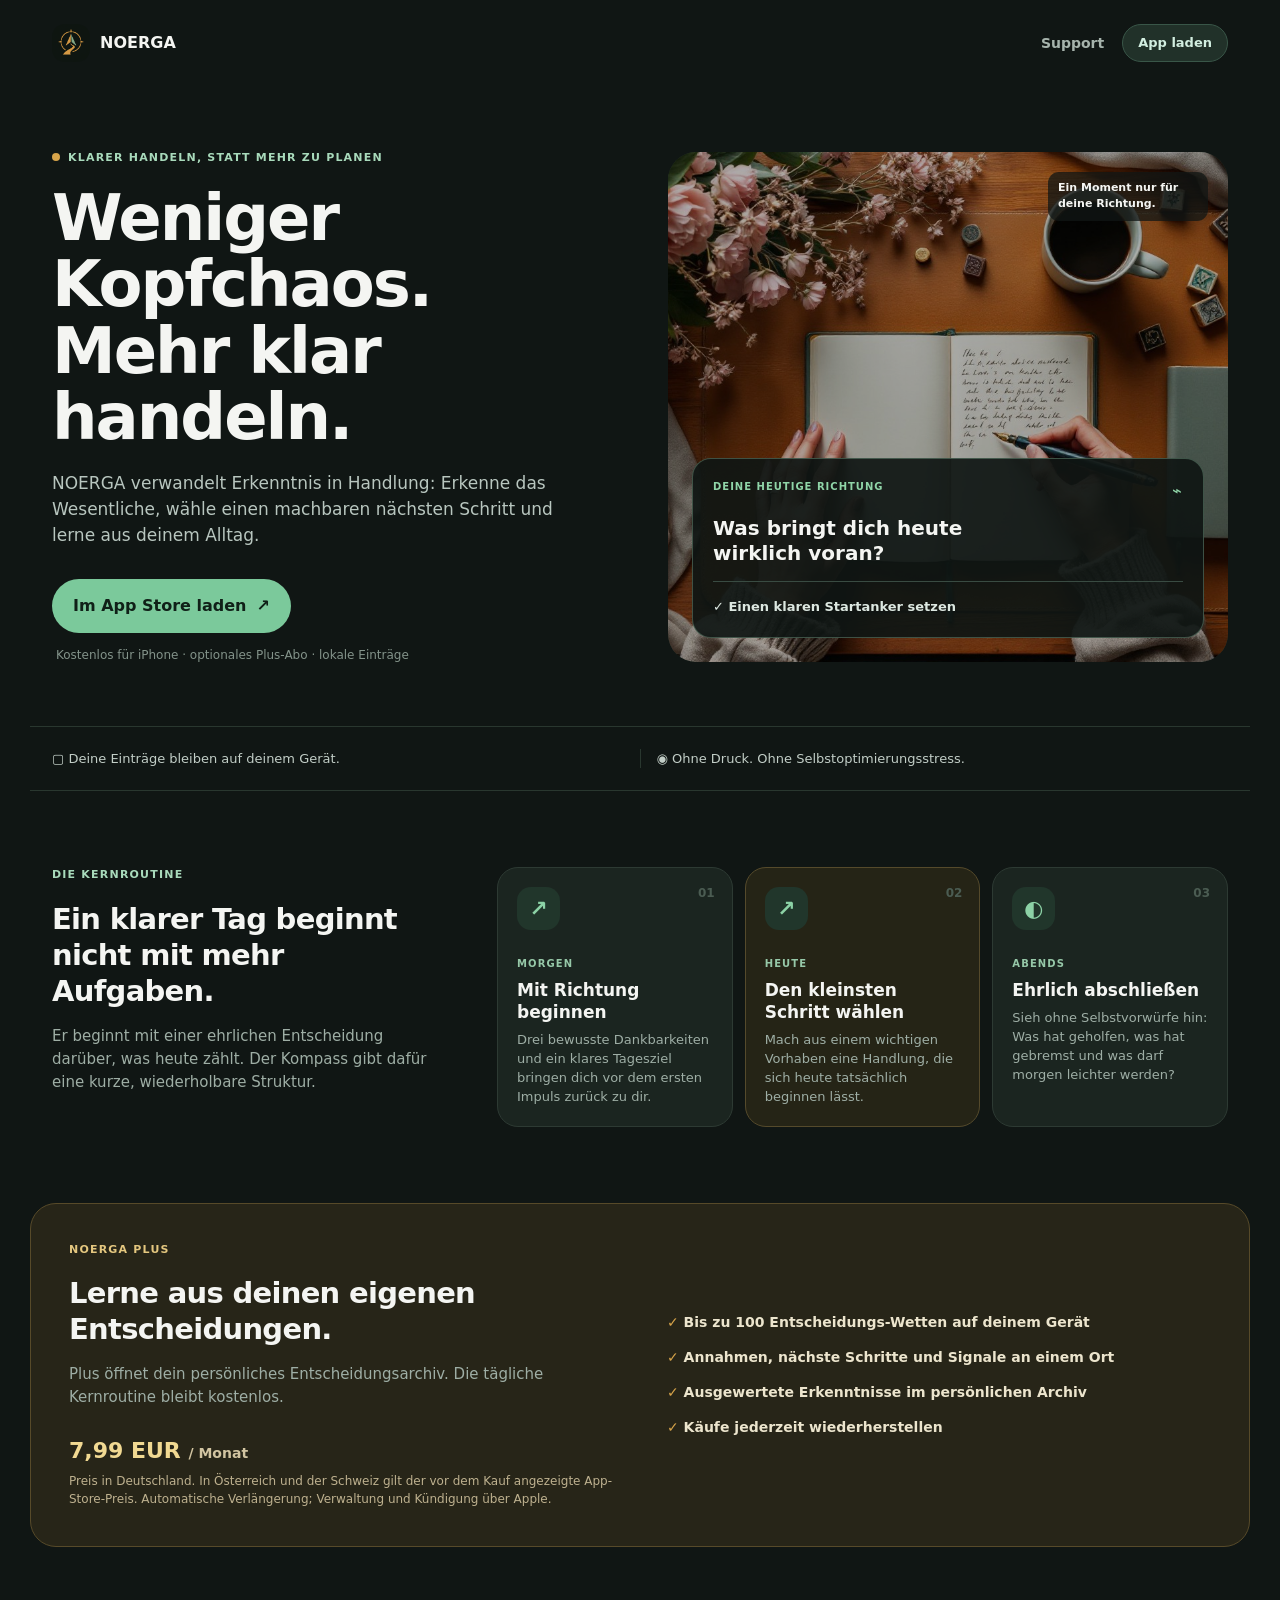
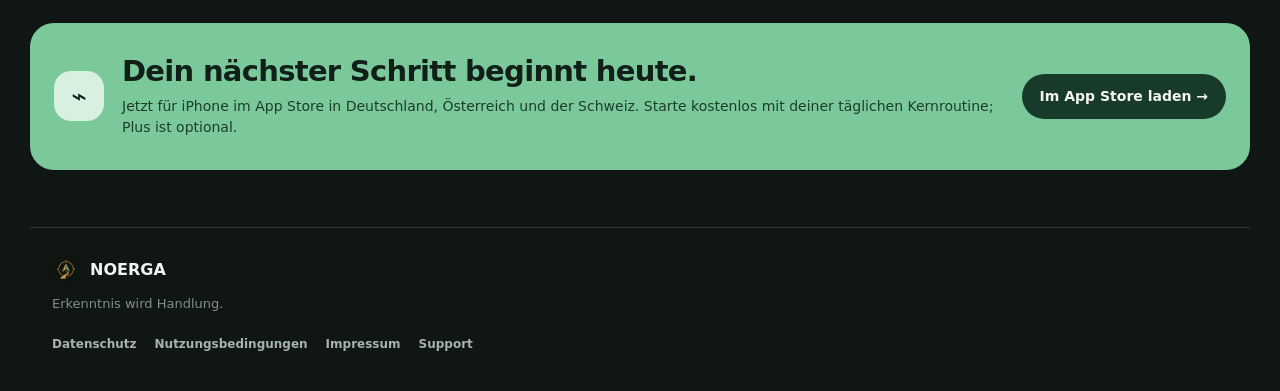
<file: index.html>
<!doctype html>
<html lang="de">
<head>
  <meta charset="utf-8" />
  <meta name="viewport" content="width=device-width, initial-scale=1" />
  <meta name="theme-color" content="#101614" />
  <meta name="description" content="NOERGA hilft dir, das Wesentliche zu erkennen, einen machbaren nächsten Schritt zu wählen und aus deinem Alltag zu lernen." />
  <meta name="robots" content="index, follow" />
  <meta property="og:title" content="NOERGA – Erkenntnis wird Handlung" />
  <meta property="og:description" content="NOERGA hilft dir, das Wesentliche zu erkennen, einen machbaren nächsten Schritt zu wählen und aus deinem Alltag zu lernen." />
  <meta property="og:image" content="https://noerga.app/assets/landing-journal.jpg" />
  <meta property="og:type" content="website" />
  <link rel="canonical" href="https://noerga.app/" />
  <link rel="icon" href="/assets/icon.png" />
  <link rel="stylesheet" href="/style.css" />
  <title>NOERGA – Erkenntnis wird Handlung</title>
</head>
<body>
<header class="topbar shell">
  <a class="brand" href="/" aria-label="NOERGA Startseite"><img src="/assets/icon.png" alt="NOERGA Symbol" /><span>NOERGA</span></a>
  <nav aria-label="Hauptnavigation"><a href="/support/">Support</a><a class="button small" href="https://apps.apple.com/de/app/noerga/id6806756008">App laden</a></nav>
</header>
<main>
  <section class="hero shell">
    <div class="hero-copy">
      <p class="eyebrow"><span></span>KLARER HANDELN, STATT MEHR ZU PLANEN</p>
      <h1>Weniger Kopfchaos.<br />Mehr klar handeln.</h1>
      <p class="lead">NOERGA verwandelt Erkenntnis in Handlung: Erkenne das Wesentliche, wähle einen machbaren nächsten Schritt und lerne aus deinem Alltag.</p>
      <div class="hero-actions"><a class="button" href="https://apps.apple.com/de/app/noerga/id6806756008">Im App Store laden <b>↗</b></a><p>Kostenlos für iPhone · optionales Plus-Abo · lokale Einträge</p></div>
    </div>
    <div class="hero-photo" role="img" aria-label="Morgendliche Schreibreflexion am Tisch">
      <img src="/assets/landing-journal.jpg" alt="" />
      <span class="photo-caption">Ein Moment nur für deine Richtung.</span>
      <article class="compass-card"><div class="card-top"><small>DEINE HEUTIGE RICHTUNG</small><span>⌁</span></div><h2>Was bringt dich heute wirklich voran?</h2><hr /><p>✓ Einen klaren Startanker setzen</p></article>
    </div>
  </section>
  <section class="trust shell"><p>▢ Deine Einträge bleiben auf deinem Gerät.</p><i></i><p>◉ Ohne Druck. Ohne Selbstoptimierungsstress.</p></section>
  <section class="method shell">
    <div class="method-copy"><p class="section-label">DIE KERNROUTINE</p><h2>Ein klarer Tag beginnt nicht mit mehr Aufgaben.</h2><p>Er beginnt mit einer ehrlichen Entscheidung darüber, was heute zählt. Der Kompass gibt dafür eine kurze, wiederholbare Struktur.</p></div>
    <div class="cards">
      <article><span>01</span><b>↗</b><small>MORGEN</small><h3>Mit Richtung beginnen</h3><p>Drei bewusste Dankbarkeiten und ein klares Tagesziel bringen dich vor dem ersten Impuls zurück zu dir.</p></article>
      <article class="accent"><span>02</span><b>↗</b><small>HEUTE</small><h3>Den kleinsten Schritt wählen</h3><p>Mach aus einem wichtigen Vorhaben eine Handlung, die sich heute tatsächlich beginnen lässt.</p></article>
      <article><span>03</span><b>◐</b><small>ABENDS</small><h3>Ehrlich abschließen</h3><p>Sieh ohne Selbstvorwürfe hin: Was hat geholfen, was hat gebremst und was darf morgen leichter werden?</p></article>
    </div>
  </section>
  <section class="plus shell"><div><p class="section-label gold">NOERGA PLUS</p><h2>Lerne aus deinen eigenen Entscheidungen.</h2><p>Plus öffnet dein persönliches Entscheidungsarchiv. Die tägliche Kernroutine bleibt kostenlos.</p><strong>7,99 EUR <em>/ Monat</em></strong><small>Preis in Deutschland. In Österreich und der Schweiz gilt der vor dem Kauf angezeigte App-Store-Preis. Automatische Verlängerung; Verwaltung und Kündigung über Apple.</small></div><ul><li>✓ Bis zu 100 Entscheidungs-Wetten auf deinem Gerät</li><li>✓ Annahmen, nächste Schritte und Signale an einem Ort</li><li>✓ Ausgewertete Erkenntnisse im persönlichen Archiv</li><li>✓ Käufe jederzeit wiederherstellen</li></ul></section>
  <section class="beta shell"><div class="beta-mark">⌁</div><div><h2>Dein nächster Schritt beginnt heute.</h2><p>Jetzt für iPhone im App Store in Deutschland, Österreich und der Schweiz. Starte kostenlos mit deiner täglichen Kernroutine; Plus ist optional.</p></div><a href="https://apps.apple.com/de/app/noerga/id6806756008">Im App Store laden →</a></section>
</main>
<footer class="footer shell">
  <div class="footer-brand"><img src="/assets/icon.png" alt="" /><strong>NOERGA</strong></div>
  <p>Erkenntnis wird Handlung.</p>
  <nav aria-label="Rechtliches"><a href="/datenschutz/">Datenschutz</a><a href="/nutzungsbedingungen/">Nutzungsbedingungen</a><a href="/impressum/">Impressum</a><a href="/support/">Support</a></nav>
</footer>
</body></html>
</file>
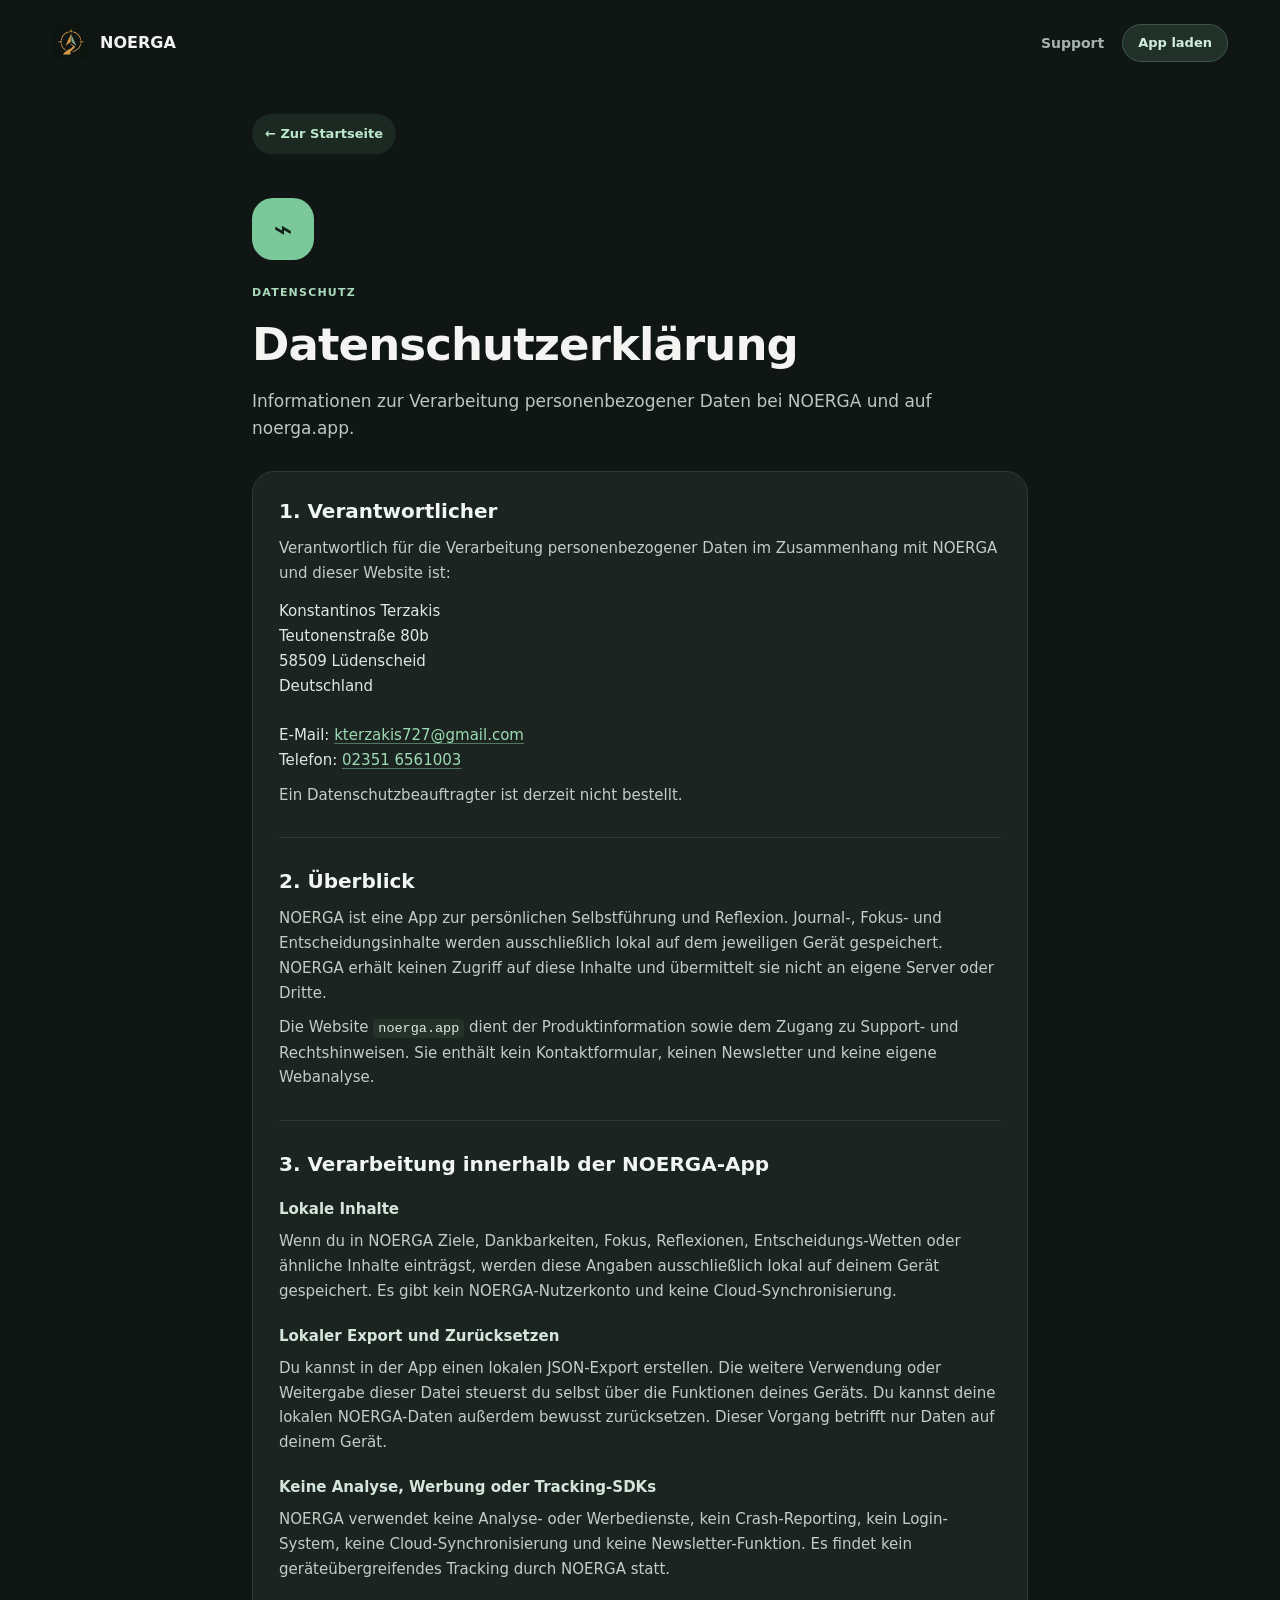
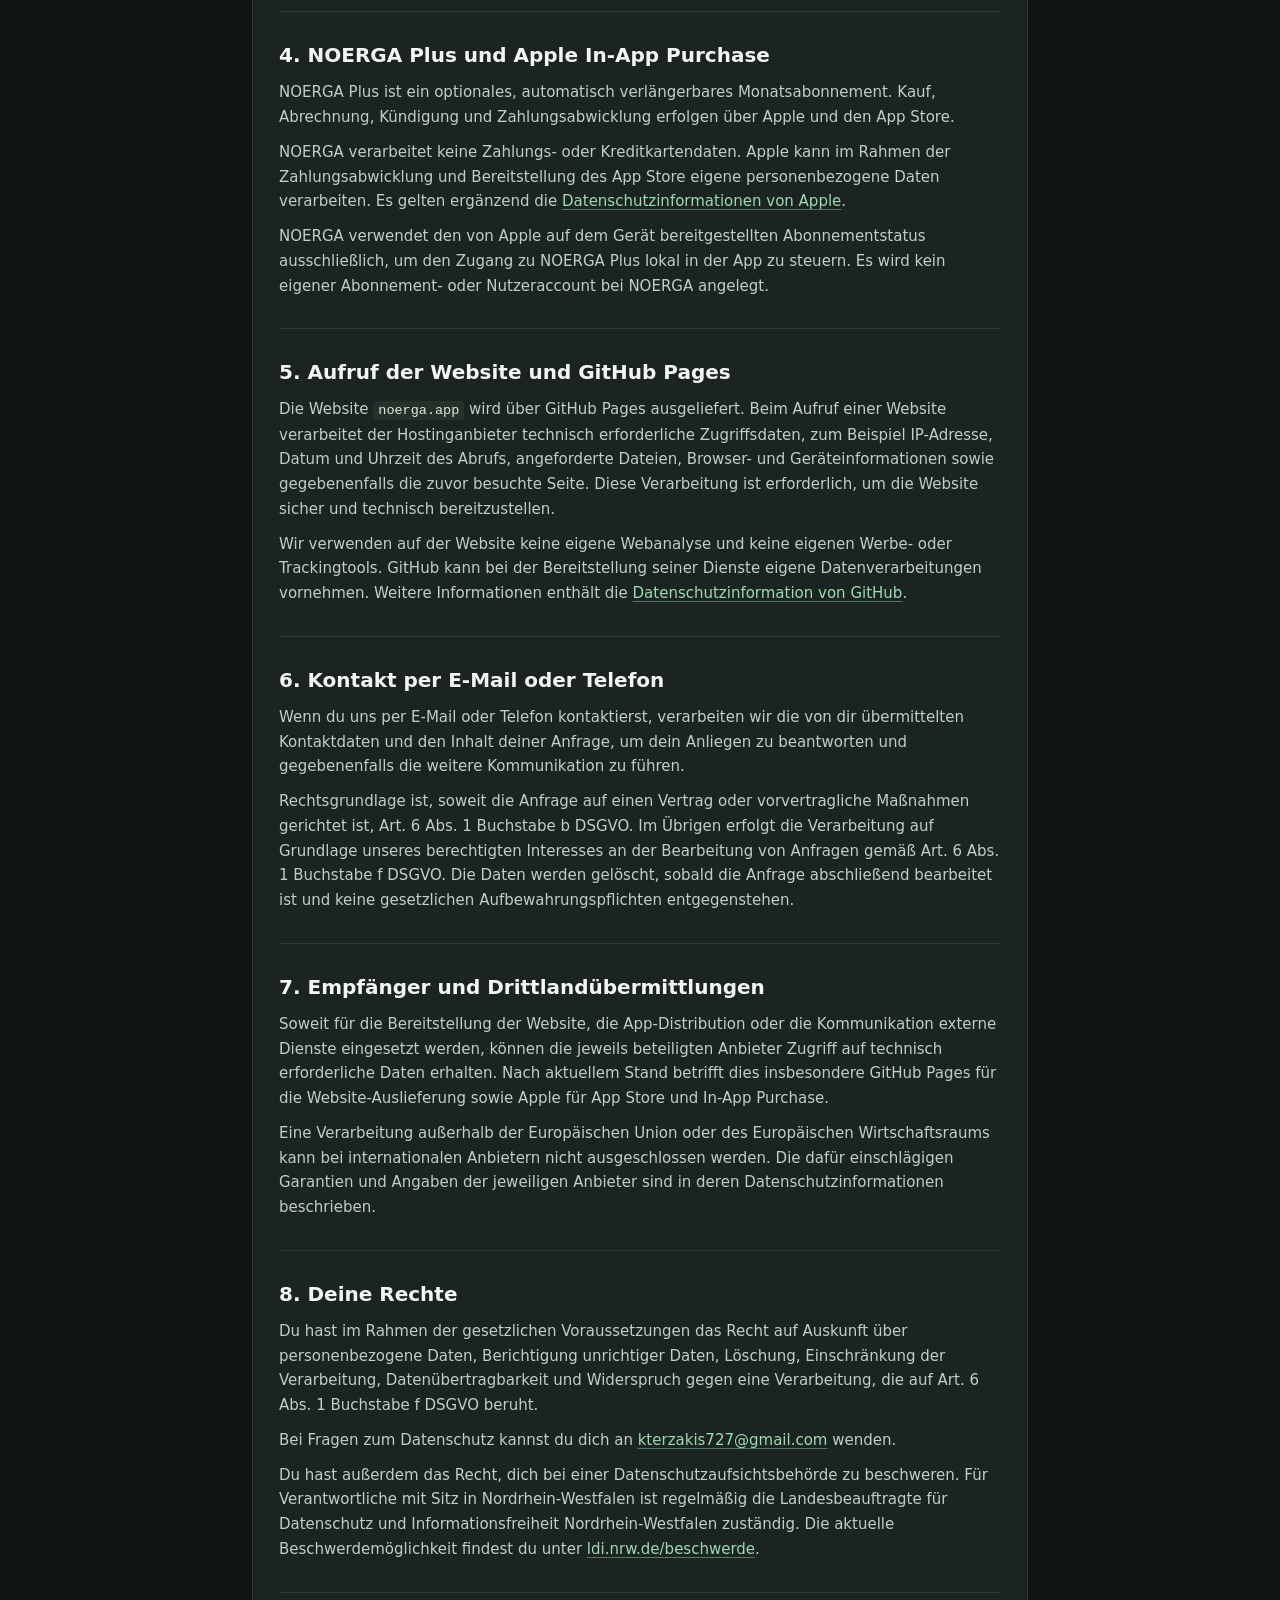
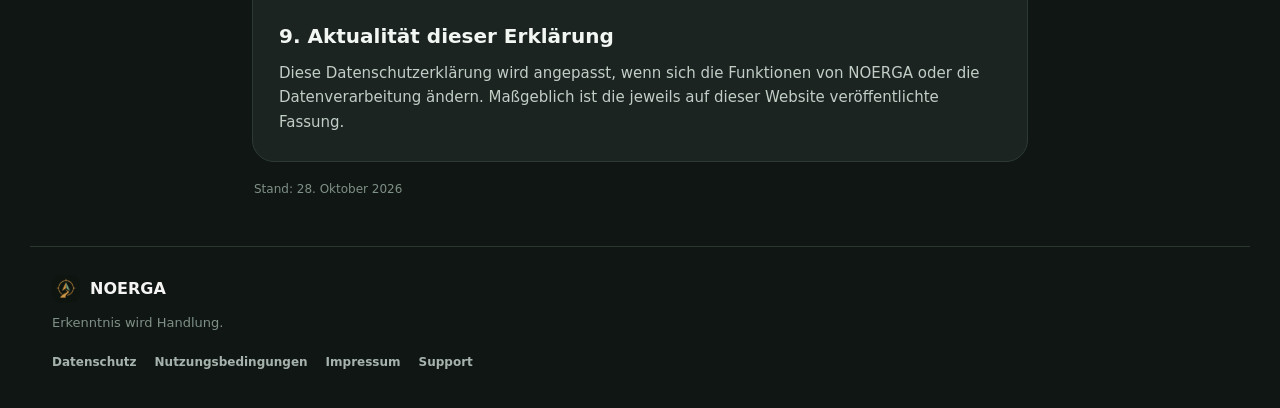
<file: datenschutz/index.html>
<!doctype html>
<html lang="de">
<head>
  <meta charset="utf-8" />
  <meta name="viewport" content="width=device-width, initial-scale=1" />
  <meta name="theme-color" content="#101614" />
  <meta name="description" content="Informationen zur Verarbeitung personenbezogener Daten bei NOERGA und auf noerga.app." />
  <meta name="robots" content="index, follow" />
  <meta property="og:title" content="NOERGA – Datenschutzerklärung" />
  <meta property="og:description" content="Informationen zur Verarbeitung personenbezogener Daten bei NOERGA und auf noerga.app." />
  <meta property="og:image" content="https://noerga.app/assets/landing-journal.jpg" />
  <meta property="og:type" content="website" />
  <link rel="canonical" href="https://noerga.app/datenschutz/" />
  <link rel="icon" href="/assets/icon.png" />
  <link rel="stylesheet" href="/style.css" />
  <title>NOERGA – Datenschutzerklärung</title>
</head>
<body>
<header class="topbar shell">
  <a class="brand" href="/" aria-label="NOERGA Startseite"><img src="/assets/icon.png" alt="NOERGA Symbol" /><span>NOERGA</span></a>
  <nav aria-label="Hauptnavigation"><a href="/support/">Support</a><a class="button small" href="https://apps.apple.com/de/app/noerga/id6806756008">App laden</a></nav>
</header>
<main class="legal-page shell">
  <a class="back" href="/">← Zur Startseite</a>
  <div class="legal-icon" aria-hidden="true">⌁</div>
  <p class="section-label">DATENSCHUTZ</p>
  <h1>Datenschutzerklärung</h1>
  <p class="legal-intro">Informationen zur Verarbeitung personenbezogener Daten bei NOERGA und auf noerga.app.</p>
  <article class="legal-content">
      <section><h2>1. Verantwortlicher</h2><p>Verantwortlich für die Verarbeitung personenbezogener Daten im Zusammenhang mit NOERGA und dieser Website ist:</p><address>Konstantinos Terzakis<br />Teutonenstraße 80b<br />58509 Lüdenscheid<br />Deutschland<br /><br />E-Mail: <a href="mailto:kterzakis727@gmail.com">kterzakis727@gmail.com</a><br />Telefon: <a href="tel:+4923516561003">02351 6561003</a></address><p>Ein Datenschutzbeauftragter ist derzeit nicht bestellt.</p></section>
      <section><h2>2. Überblick</h2><p>NOERGA ist eine App zur persönlichen Selbstführung und Reflexion. Journal-, Fokus- und Entscheidungsinhalte werden ausschließlich lokal auf dem jeweiligen Gerät gespeichert. NOERGA erhält keinen Zugriff auf diese Inhalte und übermittelt sie nicht an eigene Server oder Dritte.</p><p>Die Website <code>noerga.app</code> dient der Produktinformation sowie dem Zugang zu Support- und Rechtshinweisen. Sie enthält kein Kontaktformular, keinen Newsletter und keine eigene Webanalyse.</p></section>
      <section><h2>3. Verarbeitung innerhalb der NOERGA-App</h2><h3>Lokale Inhalte</h3><p>Wenn du in NOERGA Ziele, Dankbarkeiten, Fokus, Reflexionen, Entscheidungs-Wetten oder ähnliche Inhalte einträgst, werden diese Angaben ausschließlich lokal auf deinem Gerät gespeichert. Es gibt kein NOERGA-Nutzerkonto und keine Cloud-Synchronisierung.</p><h3>Lokaler Export und Zurücksetzen</h3><p>Du kannst in der App einen lokalen JSON-Export erstellen. Die weitere Verwendung oder Weitergabe dieser Datei steuerst du selbst über die Funktionen deines Geräts. Du kannst deine lokalen NOERGA-Daten außerdem bewusst zurücksetzen. Dieser Vorgang betrifft nur Daten auf deinem Gerät.</p><h3>Keine Analyse, Werbung oder Tracking-SDKs</h3><p>NOERGA verwendet keine Analyse- oder Werbedienste, kein Crash-Reporting, kein Login-System, keine Cloud-Synchronisierung und keine Newsletter-Funktion. Es findet kein geräteübergreifendes Tracking durch NOERGA statt.</p></section>
      <section><h2>4. NOERGA Plus und Apple In-App Purchase</h2><p>NOERGA Plus ist ein optionales, automatisch verlängerbares Monatsabonnement. Kauf, Abrechnung, Kündigung und Zahlungsabwicklung erfolgen über Apple und den App Store.</p><p>NOERGA verarbeitet keine Zahlungs- oder Kreditkartendaten. Apple kann im Rahmen der Zahlungsabwicklung und Bereitstellung des App Store eigene personenbezogene Daten verarbeiten. Es gelten ergänzend die <a href="https://www.apple.com/legal/privacy/" rel="external">Datenschutzinformationen von Apple</a>.</p><p>NOERGA verwendet den von Apple auf dem Gerät bereitgestellten Abonnementstatus ausschließlich, um den Zugang zu NOERGA Plus lokal in der App zu steuern. Es wird kein eigener Abonnement- oder Nutzeraccount bei NOERGA angelegt.</p></section>
      <section><h2>5. Aufruf der Website und GitHub Pages</h2><p>Die Website <code>noerga.app</code> wird über GitHub Pages ausgeliefert. Beim Aufruf einer Website verarbeitet der Hostinganbieter technisch erforderliche Zugriffsdaten, zum Beispiel IP-Adresse, Datum und Uhrzeit des Abrufs, angeforderte Dateien, Browser- und Geräteinformationen sowie gegebenenfalls die zuvor besuchte Seite. Diese Verarbeitung ist erforderlich, um die Website sicher und technisch bereitzustellen.</p><p>Wir verwenden auf der Website keine eigene Webanalyse und keine eigenen Werbe- oder Trackingtools. GitHub kann bei der Bereitstellung seiner Dienste eigene Datenverarbeitungen vornehmen. Weitere Informationen enthält die <a href="https://docs.github.com/en/site-policy/privacy-policies/github-general-privacy-statement" rel="external">Datenschutzinformation von GitHub</a>.</p></section>
      <section><h2>6. Kontakt per E-Mail oder Telefon</h2><p>Wenn du uns per E-Mail oder Telefon kontaktierst, verarbeiten wir die von dir übermittelten Kontaktdaten und den Inhalt deiner Anfrage, um dein Anliegen zu beantworten und gegebenenfalls die weitere Kommunikation zu führen.</p><p>Rechtsgrundlage ist, soweit die Anfrage auf einen Vertrag oder vorvertragliche Maßnahmen gerichtet ist, Art. 6 Abs. 1 Buchstabe b DSGVO. Im Übrigen erfolgt die Verarbeitung auf Grundlage unseres berechtigten Interesses an der Bearbeitung von Anfragen gemäß Art. 6 Abs. 1 Buchstabe f DSGVO. Die Daten werden gelöscht, sobald die Anfrage abschließend bearbeitet ist und keine gesetzlichen Aufbewahrungspflichten entgegenstehen.</p></section>
      <section><h2>7. Empfänger und Drittlandübermittlungen</h2><p>Soweit für die Bereitstellung der Website, die App-Distribution oder die Kommunikation externe Dienste eingesetzt werden, können die jeweils beteiligten Anbieter Zugriff auf technisch erforderliche Daten erhalten. Nach aktuellem Stand betrifft dies insbesondere GitHub Pages für die Website-Auslieferung sowie Apple für App Store und In-App Purchase.</p><p>Eine Verarbeitung außerhalb der Europäischen Union oder des Europäischen Wirtschaftsraums kann bei internationalen Anbietern nicht ausgeschlossen werden. Die dafür einschlägigen Garantien und Angaben der jeweiligen Anbieter sind in deren Datenschutzinformationen beschrieben.</p></section>
      <section><h2>8. Deine Rechte</h2><p>Du hast im Rahmen der gesetzlichen Voraussetzungen das Recht auf Auskunft über personenbezogene Daten, Berichtigung unrichtiger Daten, Löschung, Einschränkung der Verarbeitung, Datenübertragbarkeit und Widerspruch gegen eine Verarbeitung, die auf Art. 6 Abs. 1 Buchstabe f DSGVO beruht.</p><p>Bei Fragen zum Datenschutz kannst du dich an <a href="mailto:kterzakis727@gmail.com">kterzakis727@gmail.com</a> wenden.</p><p>Du hast außerdem das Recht, dich bei einer Datenschutzaufsichtsbehörde zu beschweren. Für Verantwortliche mit Sitz in Nordrhein-Westfalen ist regelmäßig die Landesbeauftragte für Datenschutz und Informationsfreiheit Nordrhein-Westfalen zuständig. Die aktuelle Beschwerdemöglichkeit findest du unter <a href="https://www.ldi.nrw.de/beschwerde" rel="external">ldi.nrw.de/beschwerde</a>.</p></section>
      <section><h2>9. Aktualität dieser Erklärung</h2><p>Diese Datenschutzerklärung wird angepasst, wenn sich die Funktionen von NOERGA oder die Datenverarbeitung ändern. Maßgeblich ist die jeweils auf dieser Website veröffentlichte Fassung.</p></section></article>
  <p class="legal-updated">Stand: 28. Oktober 2026</p>
</main>
<footer class="footer shell">
  <div class="footer-brand"><img src="/assets/icon.png" alt="" /><strong>NOERGA</strong></div>
  <p>Erkenntnis wird Handlung.</p>
  <nav aria-label="Rechtliches"><a href="/datenschutz/">Datenschutz</a><a href="/nutzungsbedingungen/">Nutzungsbedingungen</a><a href="/impressum/">Impressum</a><a href="/support/">Support</a></nav>
</footer>
</body></html>
</file>
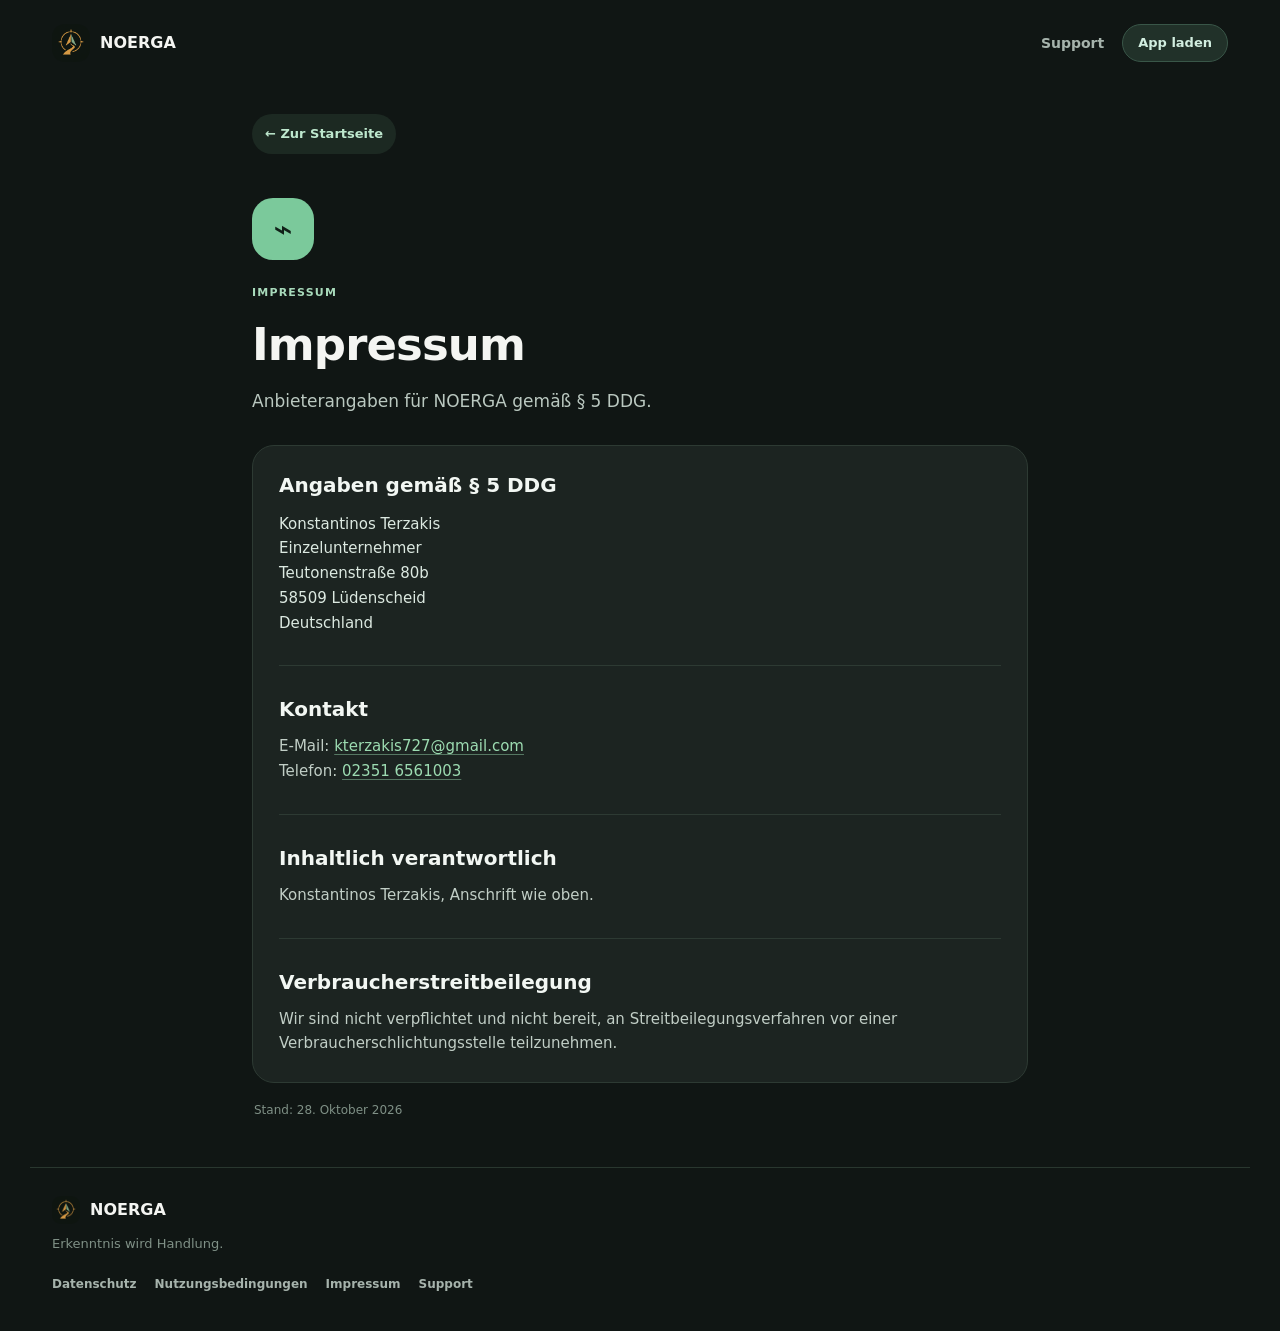
<file: impressum/index.html>
<!doctype html>
<html lang="de">
<head>
  <meta charset="utf-8" />
  <meta name="viewport" content="width=device-width, initial-scale=1" />
  <meta name="theme-color" content="#101614" />
  <meta name="description" content="Anbieterangaben für NOERGA gemäß § 5 DDG." />
  <meta name="robots" content="index, follow" />
  <meta property="og:title" content="NOERGA – Impressum" />
  <meta property="og:description" content="Anbieterangaben für NOERGA gemäß § 5 DDG." />
  <meta property="og:image" content="https://noerga.app/assets/landing-journal.jpg" />
  <meta property="og:type" content="website" />
  <link rel="canonical" href="https://noerga.app/impressum/" />
  <link rel="icon" href="/assets/icon.png" />
  <link rel="stylesheet" href="/style.css" />
  <title>NOERGA – Impressum</title>
</head>
<body>
<header class="topbar shell">
  <a class="brand" href="/" aria-label="NOERGA Startseite"><img src="/assets/icon.png" alt="NOERGA Symbol" /><span>NOERGA</span></a>
  <nav aria-label="Hauptnavigation"><a href="/support/">Support</a><a class="button small" href="https://apps.apple.com/de/app/noerga/id6806756008">App laden</a></nav>
</header>
<main class="legal-page shell">
  <a class="back" href="/">← Zur Startseite</a>
  <div class="legal-icon" aria-hidden="true">⌁</div>
  <p class="section-label">IMPRESSUM</p>
  <h1>Impressum</h1>
  <p class="legal-intro">Anbieterangaben für NOERGA gemäß § 5 DDG.</p>
  <article class="legal-content">
      <section><h2>Angaben gemäß § 5 DDG</h2><address>Konstantinos Terzakis<br />Einzelunternehmer<br />Teutonenstraße 80b<br />58509 Lüdenscheid<br />Deutschland</address></section>
      <section><h2>Kontakt</h2><p>E-Mail: <a href="mailto:kterzakis727@gmail.com">kterzakis727@gmail.com</a><br />Telefon: <a href="tel:+4923516561003">02351 6561003</a></p></section>
      <section><h2>Inhaltlich verantwortlich</h2><p>Konstantinos Terzakis, Anschrift wie oben.</p></section>
      <section><h2>Verbraucherstreitbeilegung</h2><p>Wir sind nicht verpflichtet und nicht bereit, an Streitbeilegungsverfahren vor einer Verbraucherschlichtungsstelle teilzunehmen.</p></section></article>
  <p class="legal-updated">Stand: 28. Oktober 2026</p>
</main>
<footer class="footer shell">
  <div class="footer-brand"><img src="/assets/icon.png" alt="" /><strong>NOERGA</strong></div>
  <p>Erkenntnis wird Handlung.</p>
  <nav aria-label="Rechtliches"><a href="/datenschutz/">Datenschutz</a><a href="/nutzungsbedingungen/">Nutzungsbedingungen</a><a href="/impressum/">Impressum</a><a href="/support/">Support</a></nav>
</footer>
</body></html>
</file>
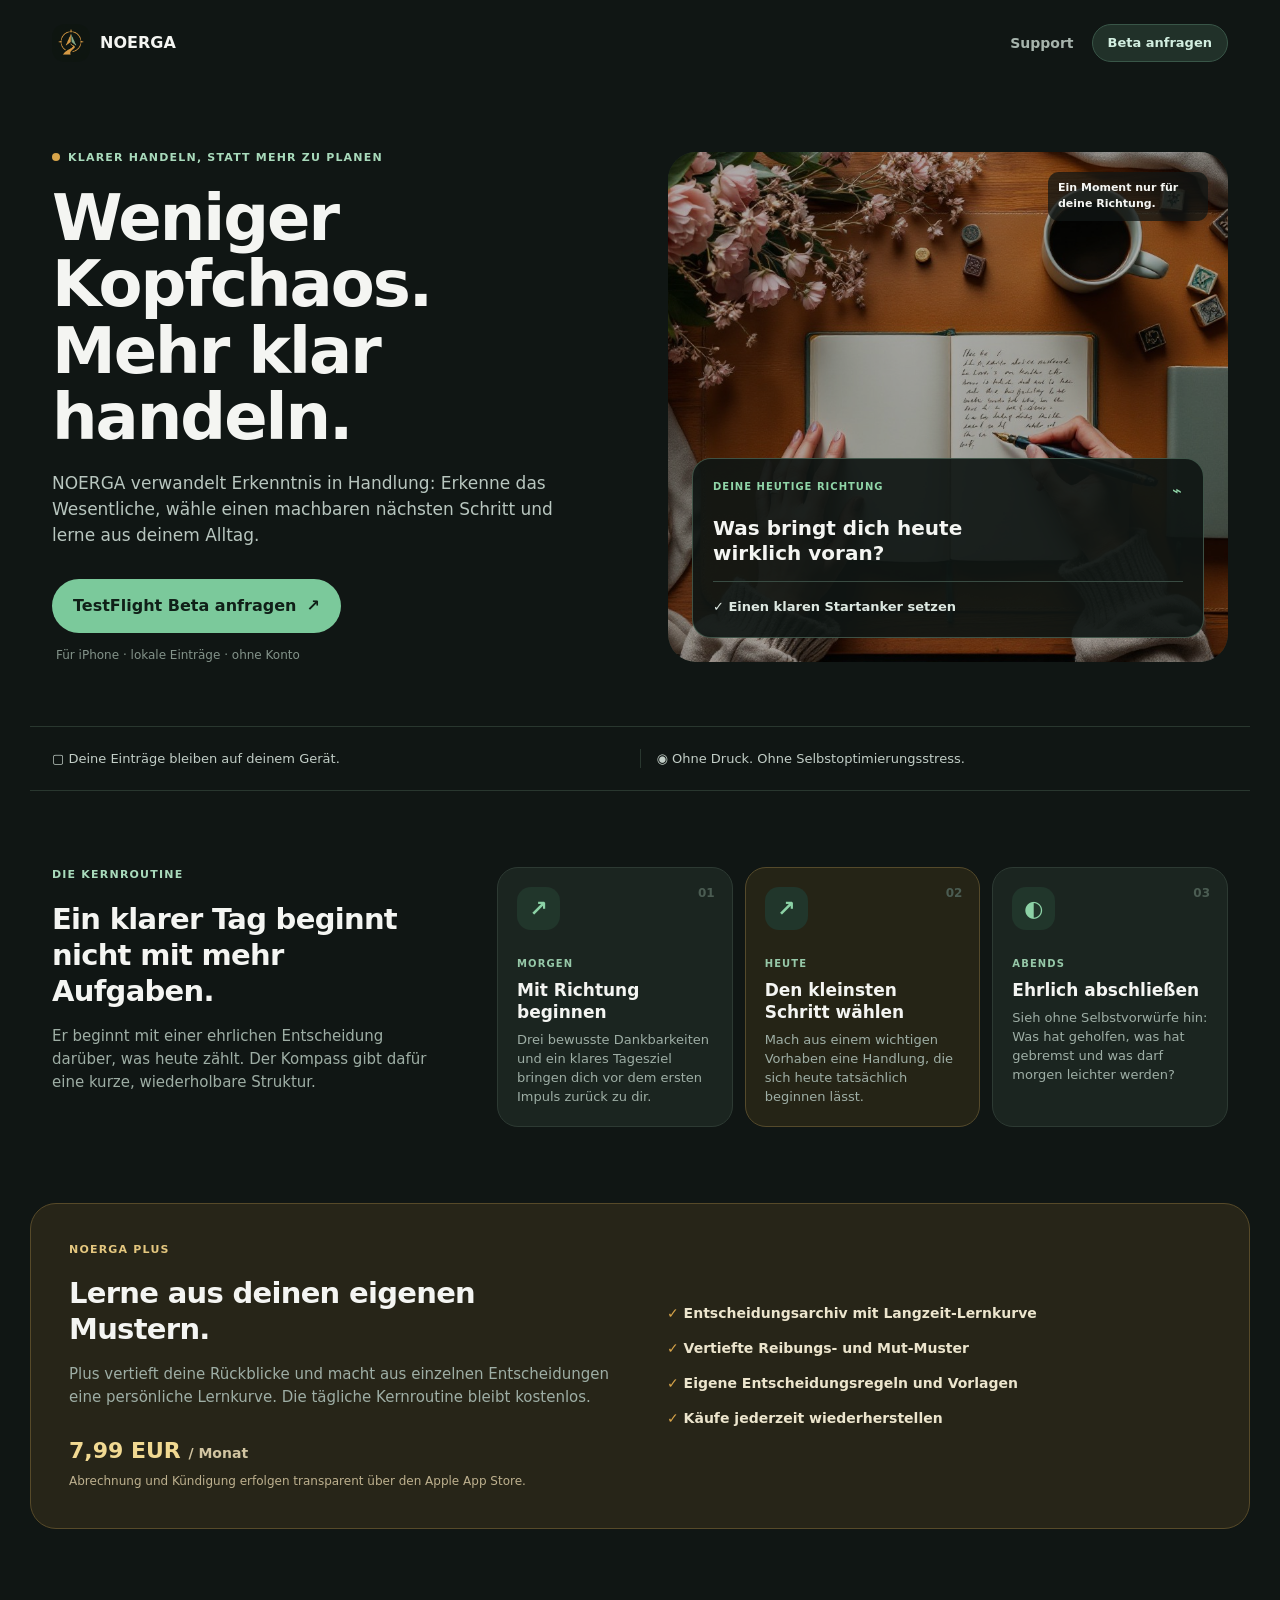
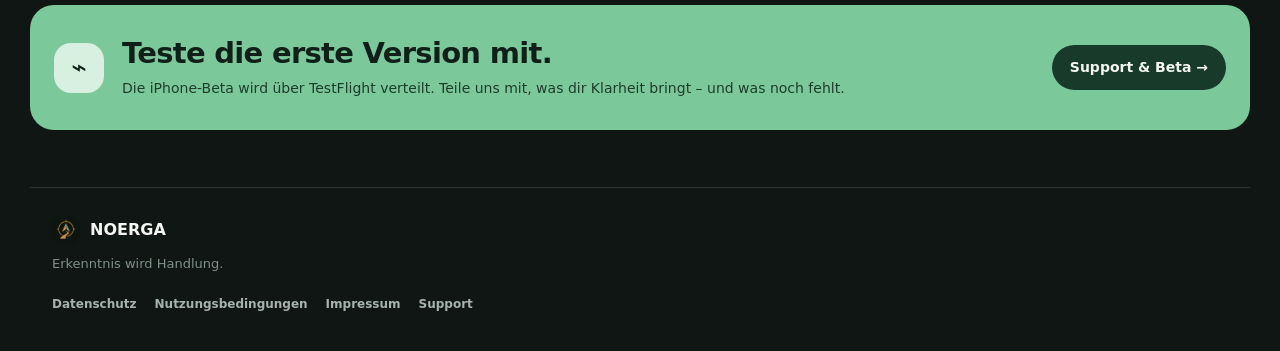
<file: NOERGA-Website/index.html>
<!doctype html>
<html lang="de">
<head>
  <meta charset="utf-8" />
  <meta name="viewport" content="width=device-width, initial-scale=1" />
  <meta name="theme-color" content="#101614" />
  <meta name="description" content="NOERGA hilft dir, das Wesentliche zu erkennen, einen machbaren nächsten Schritt zu wählen und aus deinem Alltag zu lernen." />
  <meta name="robots" content="index, follow" />
  <meta property="og:title" content="NOERGA – Erkenntnis wird Handlung" />
  <meta property="og:description" content="NOERGA hilft dir, das Wesentliche zu erkennen, einen machbaren nächsten Schritt zu wählen und aus deinem Alltag zu lernen." />
  <meta property="og:image" content="https://noerga.app/assets/landing-journal.jpg" />
  <meta property="og:type" content="website" />
  <link rel="canonical" href="https://noerga.app/" />
  <link rel="icon" href="/assets/icon.png" />
  <link rel="stylesheet" href="/style.css" />
  <title>NOERGA – Erkenntnis wird Handlung</title>
</head>
<body>
<header class="topbar shell">
  <a class="brand" href="/" aria-label="NOERGA Startseite"><img src="/assets/icon.png" alt="NOERGA Symbol" /><span>NOERGA</span></a>
  <nav aria-label="Hauptnavigation"><a href="/support/">Support</a><a class="button small" href="/support/">Beta anfragen</a></nav>
</header>
<main>
  <section class="hero shell">
    <div class="hero-copy">
      <p class="eyebrow"><span></span>KLARER HANDELN, STATT MEHR ZU PLANEN</p>
      <h1>Weniger Kopfchaos.<br />Mehr klar handeln.</h1>
      <p class="lead">NOERGA verwandelt Erkenntnis in Handlung: Erkenne das Wesentliche, wähle einen machbaren nächsten Schritt und lerne aus deinem Alltag.</p>
      <div class="hero-actions"><a class="button" href="/support/">TestFlight Beta anfragen <b>↗</b></a><p>Für iPhone · lokale Einträge · ohne Konto</p></div>
    </div>
    <div class="hero-photo" role="img" aria-label="Morgendliche Schreibreflexion am Tisch">
      <img src="/assets/landing-journal.jpg" alt="" />
      <span class="photo-caption">Ein Moment nur für deine Richtung.</span>
      <article class="compass-card"><div class="card-top"><small>DEINE HEUTIGE RICHTUNG</small><span>⌁</span></div><h2>Was bringt dich heute wirklich voran?</h2><hr /><p>✓ Einen klaren Startanker setzen</p></article>
    </div>
  </section>
  <section class="trust shell"><p>▢ Deine Einträge bleiben auf deinem Gerät.</p><i></i><p>◉ Ohne Druck. Ohne Selbstoptimierungsstress.</p></section>
  <section class="method shell">
    <div class="method-copy"><p class="section-label">DIE KERNROUTINE</p><h2>Ein klarer Tag beginnt nicht mit mehr Aufgaben.</h2><p>Er beginnt mit einer ehrlichen Entscheidung darüber, was heute zählt. Der Kompass gibt dafür eine kurze, wiederholbare Struktur.</p></div>
    <div class="cards">
      <article><span>01</span><b>↗</b><small>MORGEN</small><h3>Mit Richtung beginnen</h3><p>Drei bewusste Dankbarkeiten und ein klares Tagesziel bringen dich vor dem ersten Impuls zurück zu dir.</p></article>
      <article class="accent"><span>02</span><b>↗</b><small>HEUTE</small><h3>Den kleinsten Schritt wählen</h3><p>Mach aus einem wichtigen Vorhaben eine Handlung, die sich heute tatsächlich beginnen lässt.</p></article>
      <article><span>03</span><b>◐</b><small>ABENDS</small><h3>Ehrlich abschließen</h3><p>Sieh ohne Selbstvorwürfe hin: Was hat geholfen, was hat gebremst und was darf morgen leichter werden?</p></article>
    </div>
  </section>
  <section class="plus shell"><div><p class="section-label gold">NOERGA PLUS</p><h2>Lerne aus deinen eigenen Mustern.</h2><p>Plus vertieft deine Rückblicke und macht aus einzelnen Entscheidungen eine persönliche Lernkurve. Die tägliche Kernroutine bleibt kostenlos.</p><strong>7,99 EUR <em>/ Monat</em></strong><small>Abrechnung und Kündigung erfolgen transparent über den Apple App Store.</small></div><ul><li>✓ Entscheidungsarchiv mit Langzeit-Lernkurve</li><li>✓ Vertiefte Reibungs- und Mut-Muster</li><li>✓ Eigene Entscheidungsregeln und Vorlagen</li><li>✓ Käufe jederzeit wiederherstellen</li></ul></section>
  <section class="beta shell"><div class="beta-mark">⌁</div><div><h2>Teste die erste Version mit.</h2><p>Die iPhone-Beta wird über TestFlight verteilt. Teile uns mit, was dir Klarheit bringt – und was noch fehlt.</p></div><a href="/support/">Support &amp; Beta →</a></section>
</main>
<footer class="footer shell">
  <div class="footer-brand"><img src="/assets/icon.png" alt="" /><strong>NOERGA</strong></div>
  <p>Erkenntnis wird Handlung.</p>
  <nav aria-label="Rechtliches"><a href="/datenschutz/">Datenschutz</a><a href="/nutzungsbedingungen/">Nutzungsbedingungen</a><a href="/impressum/">Impressum</a><a href="/support/">Support</a></nav>
</footer>
</body></html>
</file>
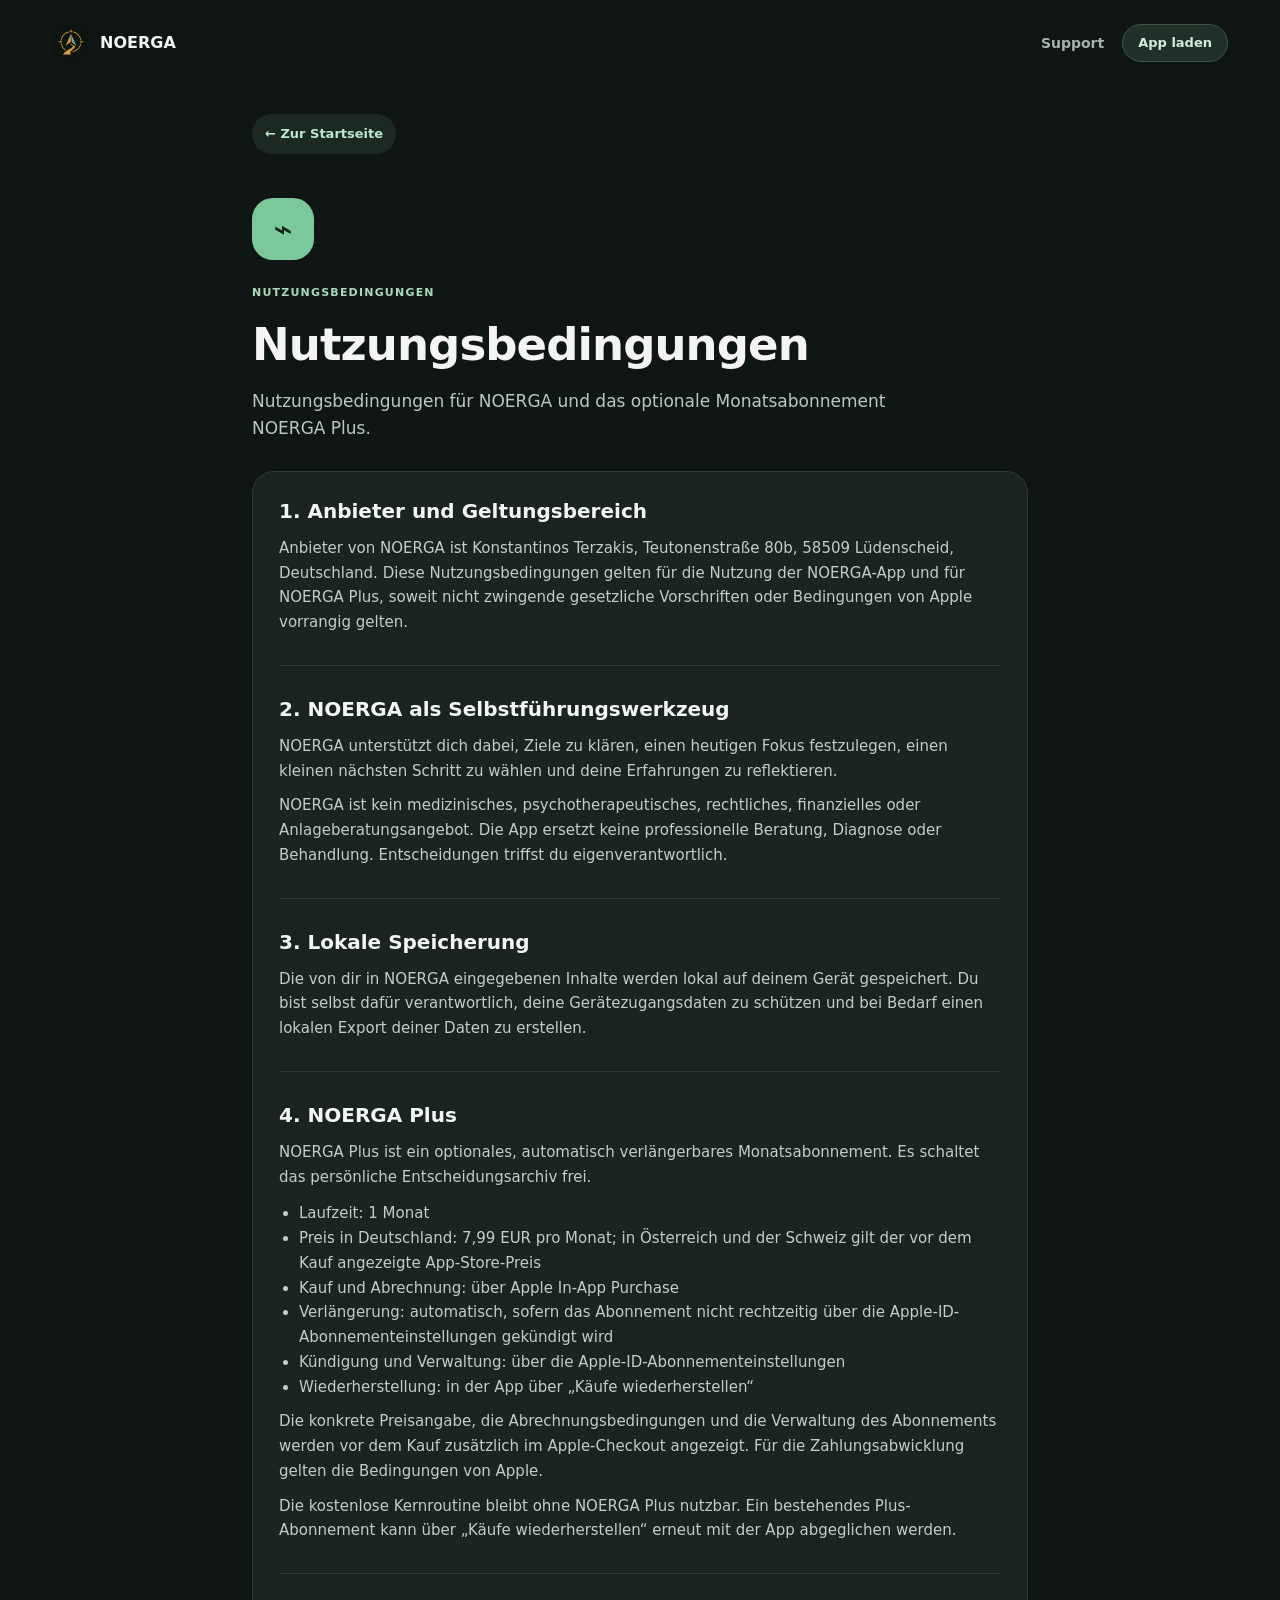
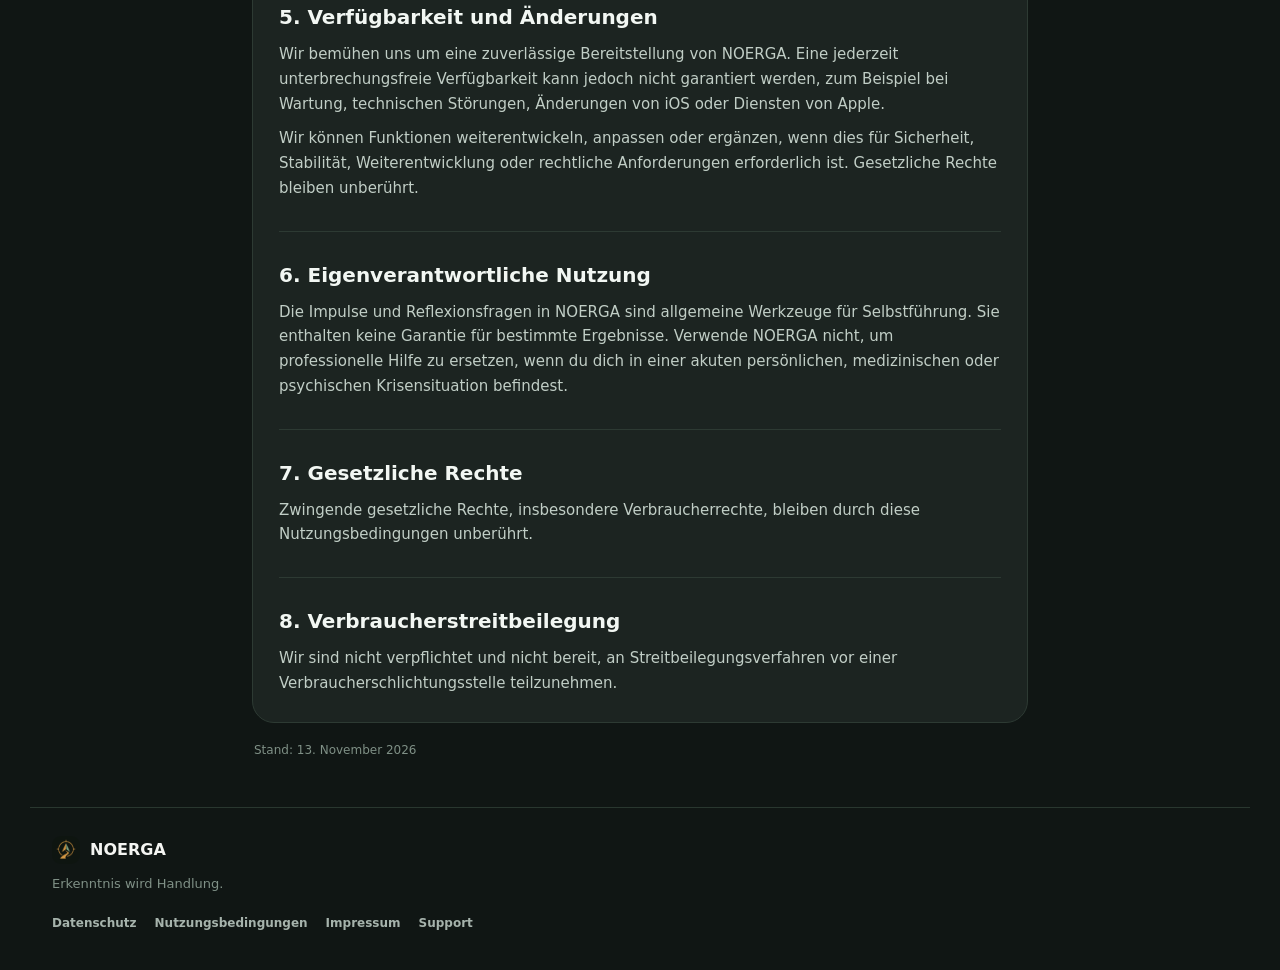
<file: nutzungsbedingungen/index.html>
<!doctype html>
<html lang="de">
<head>
  <meta charset="utf-8" />
  <meta name="viewport" content="width=device-width, initial-scale=1" />
  <meta name="theme-color" content="#101614" />
  <meta name="description" content="Nutzungsbedingungen für NOERGA und das optionale Monatsabonnement NOERGA Plus." />
  <meta name="robots" content="index, follow" />
  <meta property="og:title" content="NOERGA – Nutzungsbedingungen" />
  <meta property="og:description" content="Nutzungsbedingungen für NOERGA und das optionale Monatsabonnement NOERGA Plus." />
  <meta property="og:image" content="https://noerga.app/assets/landing-journal.jpg" />
  <meta property="og:type" content="website" />
  <link rel="canonical" href="https://noerga.app/nutzungsbedingungen/" />
  <link rel="icon" href="/assets/icon.png" />
  <link rel="stylesheet" href="/style.css" />
  <title>NOERGA – Nutzungsbedingungen</title>
</head>
<body>
<header class="topbar shell">
  <a class="brand" href="/" aria-label="NOERGA Startseite"><img src="/assets/icon.png" alt="NOERGA Symbol" /><span>NOERGA</span></a>
  <nav aria-label="Hauptnavigation"><a href="/support/">Support</a><a class="button small" href="https://apps.apple.com/de/app/noerga/id6806756008">App laden</a></nav>
</header>
<main class="legal-page shell">
  <a class="back" href="/">← Zur Startseite</a>
  <div class="legal-icon" aria-hidden="true">⌁</div>
  <p class="section-label">NUTZUNGSBEDINGUNGEN</p>
  <h1>Nutzungsbedingungen</h1>
  <p class="legal-intro">Nutzungsbedingungen für NOERGA und das optionale Monatsabonnement NOERGA Plus.</p>
  <article class="legal-content">
      <section><h2>1. Anbieter und Geltungsbereich</h2><p>Anbieter von NOERGA ist Konstantinos Terzakis, Teutonenstraße 80b, 58509 Lüdenscheid, Deutschland. Diese Nutzungsbedingungen gelten für die Nutzung der NOERGA-App und für NOERGA Plus, soweit nicht zwingende gesetzliche Vorschriften oder Bedingungen von Apple vorrangig gelten.</p></section>
      <section><h2>2. NOERGA als Selbstführungswerkzeug</h2><p>NOERGA unterstützt dich dabei, Ziele zu klären, einen heutigen Fokus festzulegen, einen kleinen nächsten Schritt zu wählen und deine Erfahrungen zu reflektieren.</p><p>NOERGA ist kein medizinisches, psychotherapeutisches, rechtliches, finanzielles oder Anlageberatungsangebot. Die App ersetzt keine professionelle Beratung, Diagnose oder Behandlung. Entscheidungen triffst du eigenverantwortlich.</p></section>
      <section><h2>3. Lokale Speicherung</h2><p>Die von dir in NOERGA eingegebenen Inhalte werden lokal auf deinem Gerät gespeichert. Du bist selbst dafür verantwortlich, deine Gerätezugangsdaten zu schützen und bei Bedarf einen lokalen Export deiner Daten zu erstellen.</p></section>
      <section><h2>4. NOERGA Plus</h2><p>NOERGA Plus ist ein optionales, automatisch verlängerbares Monatsabonnement. Es schaltet das persönliche Entscheidungsarchiv frei.</p><ul><li>Laufzeit: 1 Monat</li><li>Preis in Deutschland: 7,99 EUR pro Monat; in Österreich und der Schweiz gilt der vor dem Kauf angezeigte App-Store-Preis</li><li>Kauf und Abrechnung: über Apple In-App Purchase</li><li>Verlängerung: automatisch, sofern das Abonnement nicht rechtzeitig über die Apple-ID-Abonnementeinstellungen gekündigt wird</li><li>Kündigung und Verwaltung: über die Apple-ID-Abonnementeinstellungen</li><li>Wiederherstellung: in der App über „Käufe wiederherstellen“</li></ul><p>Die konkrete Preisangabe, die Abrechnungsbedingungen und die Verwaltung des Abonnements werden vor dem Kauf zusätzlich im Apple-Checkout angezeigt. Für die Zahlungsabwicklung gelten die Bedingungen von Apple.</p><p>Die kostenlose Kernroutine bleibt ohne NOERGA Plus nutzbar. Ein bestehendes Plus-Abonnement kann über „Käufe wiederherstellen“ erneut mit der App abgeglichen werden.</p></section>
      <section><h2>5. Verfügbarkeit und Änderungen</h2><p>Wir bemühen uns um eine zuverlässige Bereitstellung von NOERGA. Eine jederzeit unterbrechungsfreie Verfügbarkeit kann jedoch nicht garantiert werden, zum Beispiel bei Wartung, technischen Störungen, Änderungen von iOS oder Diensten von Apple.</p><p>Wir können Funktionen weiterentwickeln, anpassen oder ergänzen, wenn dies für Sicherheit, Stabilität, Weiterentwicklung oder rechtliche Anforderungen erforderlich ist. Gesetzliche Rechte bleiben unberührt.</p></section>
      <section><h2>6. Eigenverantwortliche Nutzung</h2><p>Die Impulse und Reflexionsfragen in NOERGA sind allgemeine Werkzeuge für Selbstführung. Sie enthalten keine Garantie für bestimmte Ergebnisse. Verwende NOERGA nicht, um professionelle Hilfe zu ersetzen, wenn du dich in einer akuten persönlichen, medizinischen oder psychischen Krisensituation befindest.</p></section>
      <section><h2>7. Gesetzliche Rechte</h2><p>Zwingende gesetzliche Rechte, insbesondere Verbraucherrechte, bleiben durch diese Nutzungsbedingungen unberührt.</p></section>
      <section><h2>8. Verbraucherstreitbeilegung</h2><p>Wir sind nicht verpflichtet und nicht bereit, an Streitbeilegungsverfahren vor einer Verbraucherschlichtungsstelle teilzunehmen.</p></section></article>
  <p class="legal-updated">Stand: 13. November 2026</p>
</main>
<footer class="footer shell">
  <div class="footer-brand"><img src="/assets/icon.png" alt="" /><strong>NOERGA</strong></div>
  <p>Erkenntnis wird Handlung.</p>
  <nav aria-label="Rechtliches"><a href="/datenschutz/">Datenschutz</a><a href="/nutzungsbedingungen/">Nutzungsbedingungen</a><a href="/impressum/">Impressum</a><a href="/support/">Support</a></nav>
</footer>
</body></html>
</file>
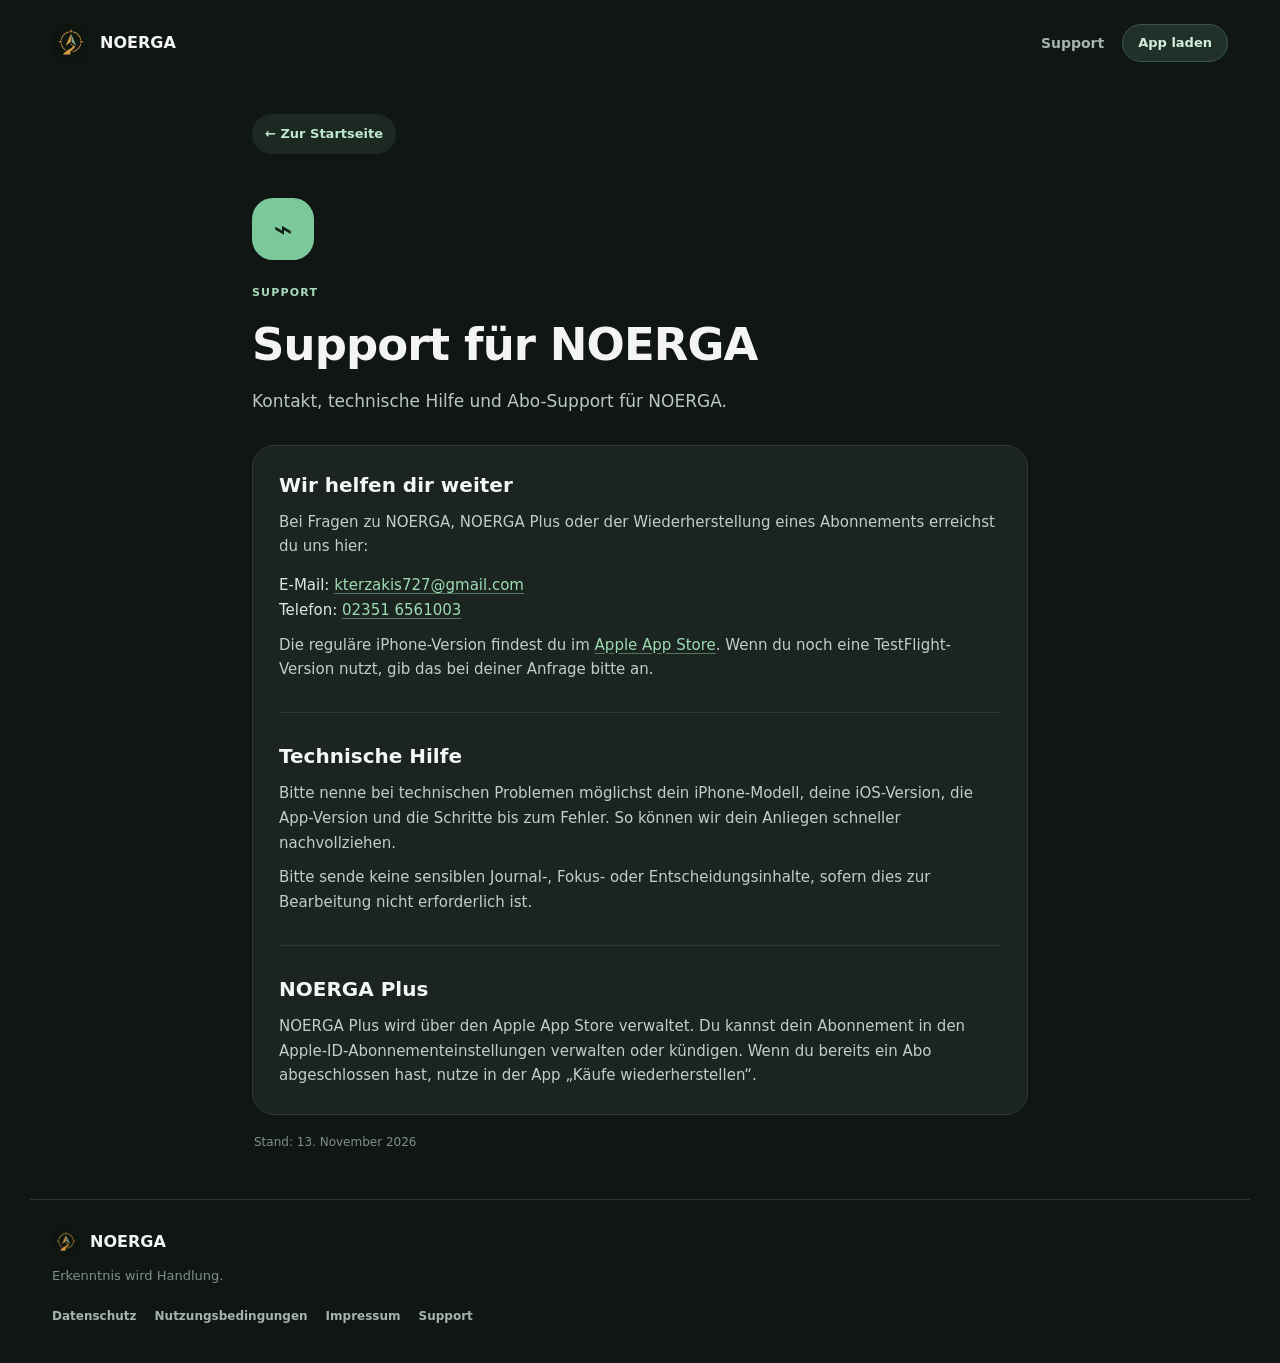
<file: support/index.html>
<!doctype html>
<html lang="de">
<head>
  <meta charset="utf-8" />
  <meta name="viewport" content="width=device-width, initial-scale=1" />
  <meta name="theme-color" content="#101614" />
  <meta name="description" content="Kontakt, technische Hilfe und Abo-Support für NOERGA." />
  <meta name="robots" content="index, follow" />
  <meta property="og:title" content="NOERGA – Support für NOERGA" />
  <meta property="og:description" content="Kontakt, technische Hilfe und Abo-Support für NOERGA." />
  <meta property="og:image" content="https://noerga.app/assets/landing-journal.jpg" />
  <meta property="og:type" content="website" />
  <link rel="canonical" href="https://noerga.app/support/" />
  <link rel="icon" href="/assets/icon.png" />
  <link rel="stylesheet" href="/style.css" />
  <title>NOERGA – Support für NOERGA</title>
</head>
<body>
<header class="topbar shell">
  <a class="brand" href="/" aria-label="NOERGA Startseite"><img src="/assets/icon.png" alt="NOERGA Symbol" /><span>NOERGA</span></a>
  <nav aria-label="Hauptnavigation"><a href="/support/">Support</a><a class="button small" href="https://apps.apple.com/de/app/noerga/id6806756008">App laden</a></nav>
</header>
<main class="legal-page shell">
  <a class="back" href="/">← Zur Startseite</a>
  <div class="legal-icon" aria-hidden="true">⌁</div>
  <p class="section-label">SUPPORT</p>
  <h1>Support für NOERGA</h1>
  <p class="legal-intro">Kontakt, technische Hilfe und Abo-Support für NOERGA.</p>
  <article class="legal-content">
      <section><h2>Wir helfen dir weiter</h2><p>Bei Fragen zu NOERGA, NOERGA Plus oder der Wiederherstellung eines Abonnements erreichst du uns hier:</p><address>E-Mail: <a href="mailto:kterzakis727@gmail.com">kterzakis727@gmail.com</a><br />Telefon: <a href="tel:+4923516561003">02351 6561003</a></address><p>Die reguläre iPhone-Version findest du im <a href="https://apps.apple.com/de/app/noerga/id6806756008">Apple App Store</a>. Wenn du noch eine TestFlight-Version nutzt, gib das bei deiner Anfrage bitte an.</p></section>
      <section><h2>Technische Hilfe</h2><p>Bitte nenne bei technischen Problemen möglichst dein iPhone-Modell, deine iOS-Version, die App-Version und die Schritte bis zum Fehler. So können wir dein Anliegen schneller nachvollziehen.</p><p>Bitte sende keine sensiblen Journal-, Fokus- oder Entscheidungsinhalte, sofern dies zur Bearbeitung nicht erforderlich ist.</p></section>
      <section><h2>NOERGA Plus</h2><p>NOERGA Plus wird über den Apple App Store verwaltet. Du kannst dein Abonnement in den Apple-ID-Abonnementeinstellungen verwalten oder kündigen. Wenn du bereits ein Abo abgeschlossen hast, nutze in der App „Käufe wiederherstellen“.</p></section></article>
  <p class="legal-updated">Stand: 13. November 2026</p>
</main>
<footer class="footer shell">
  <div class="footer-brand"><img src="/assets/icon.png" alt="" /><strong>NOERGA</strong></div>
  <p>Erkenntnis wird Handlung.</p>
  <nav aria-label="Rechtliches"><a href="/datenschutz/">Datenschutz</a><a href="/nutzungsbedingungen/">Nutzungsbedingungen</a><a href="/impressum/">Impressum</a><a href="/support/">Support</a></nav>
</footer>
</body></html>
</file>
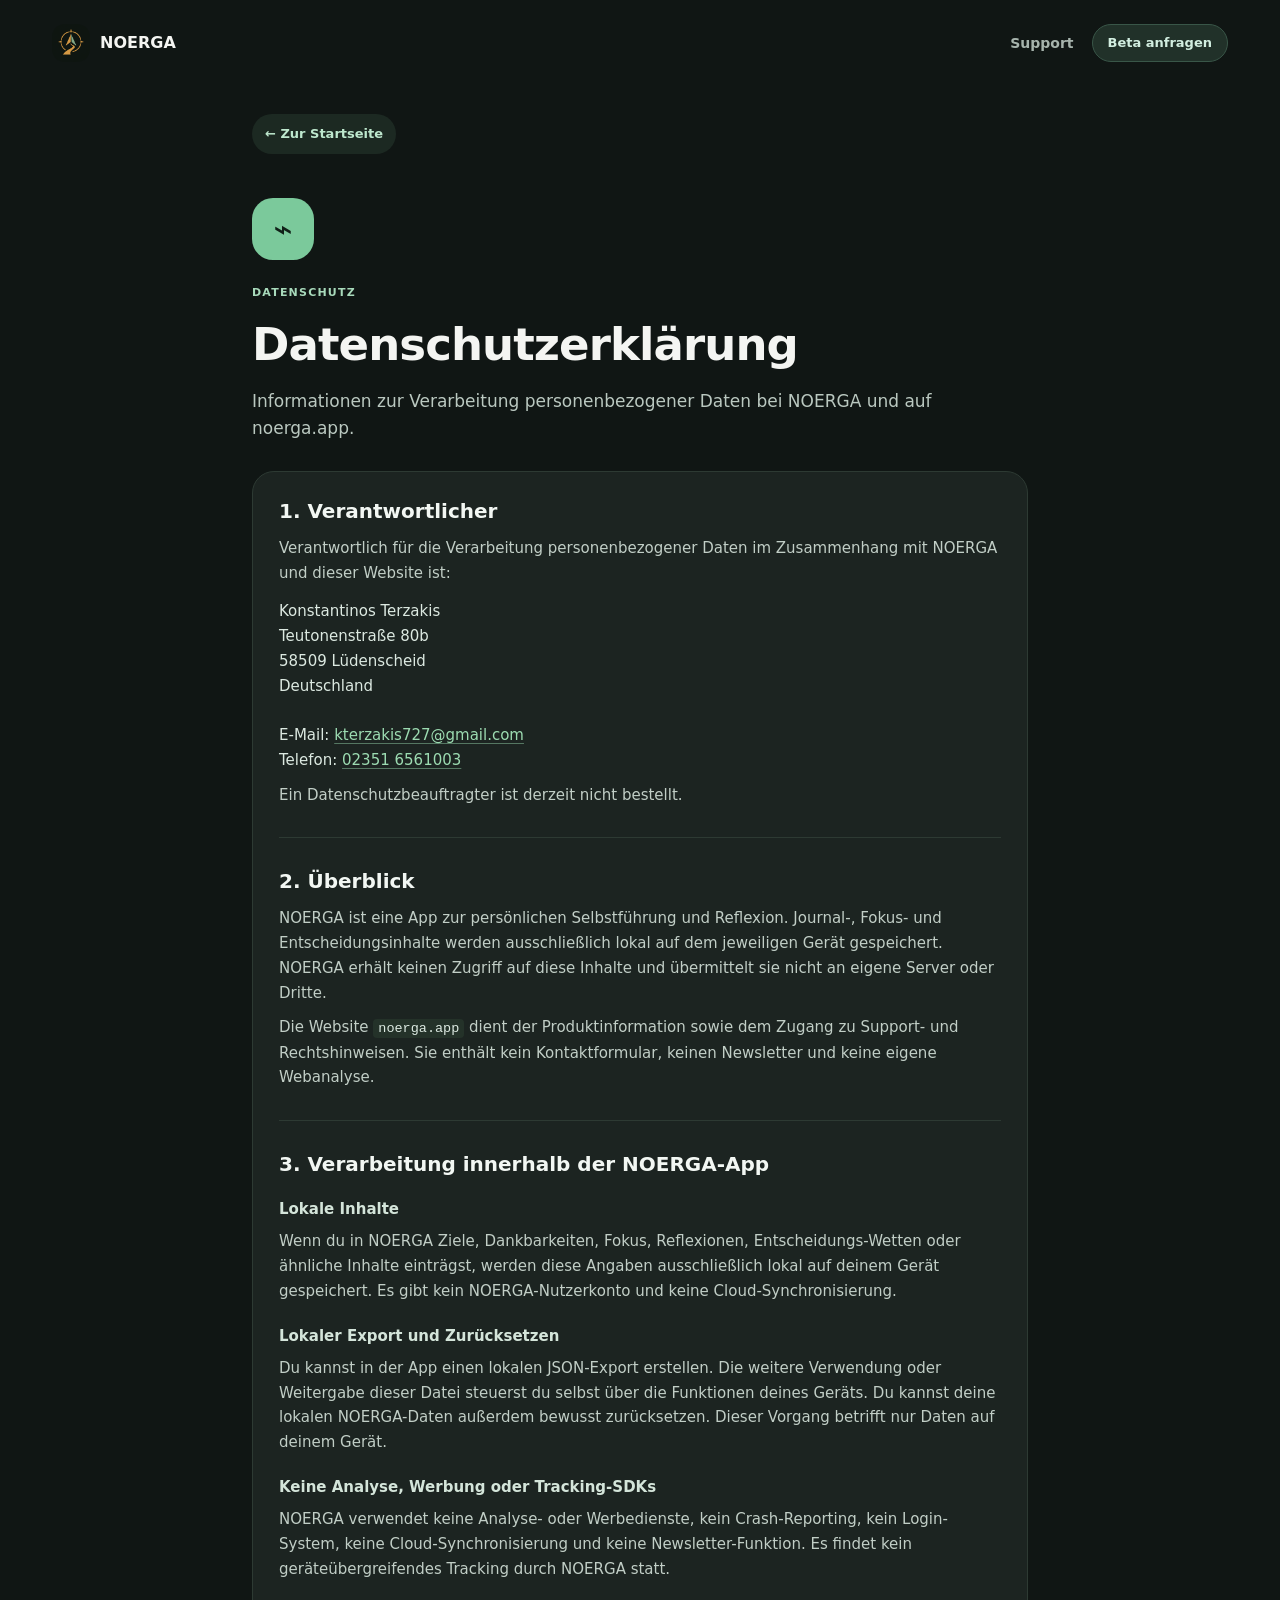
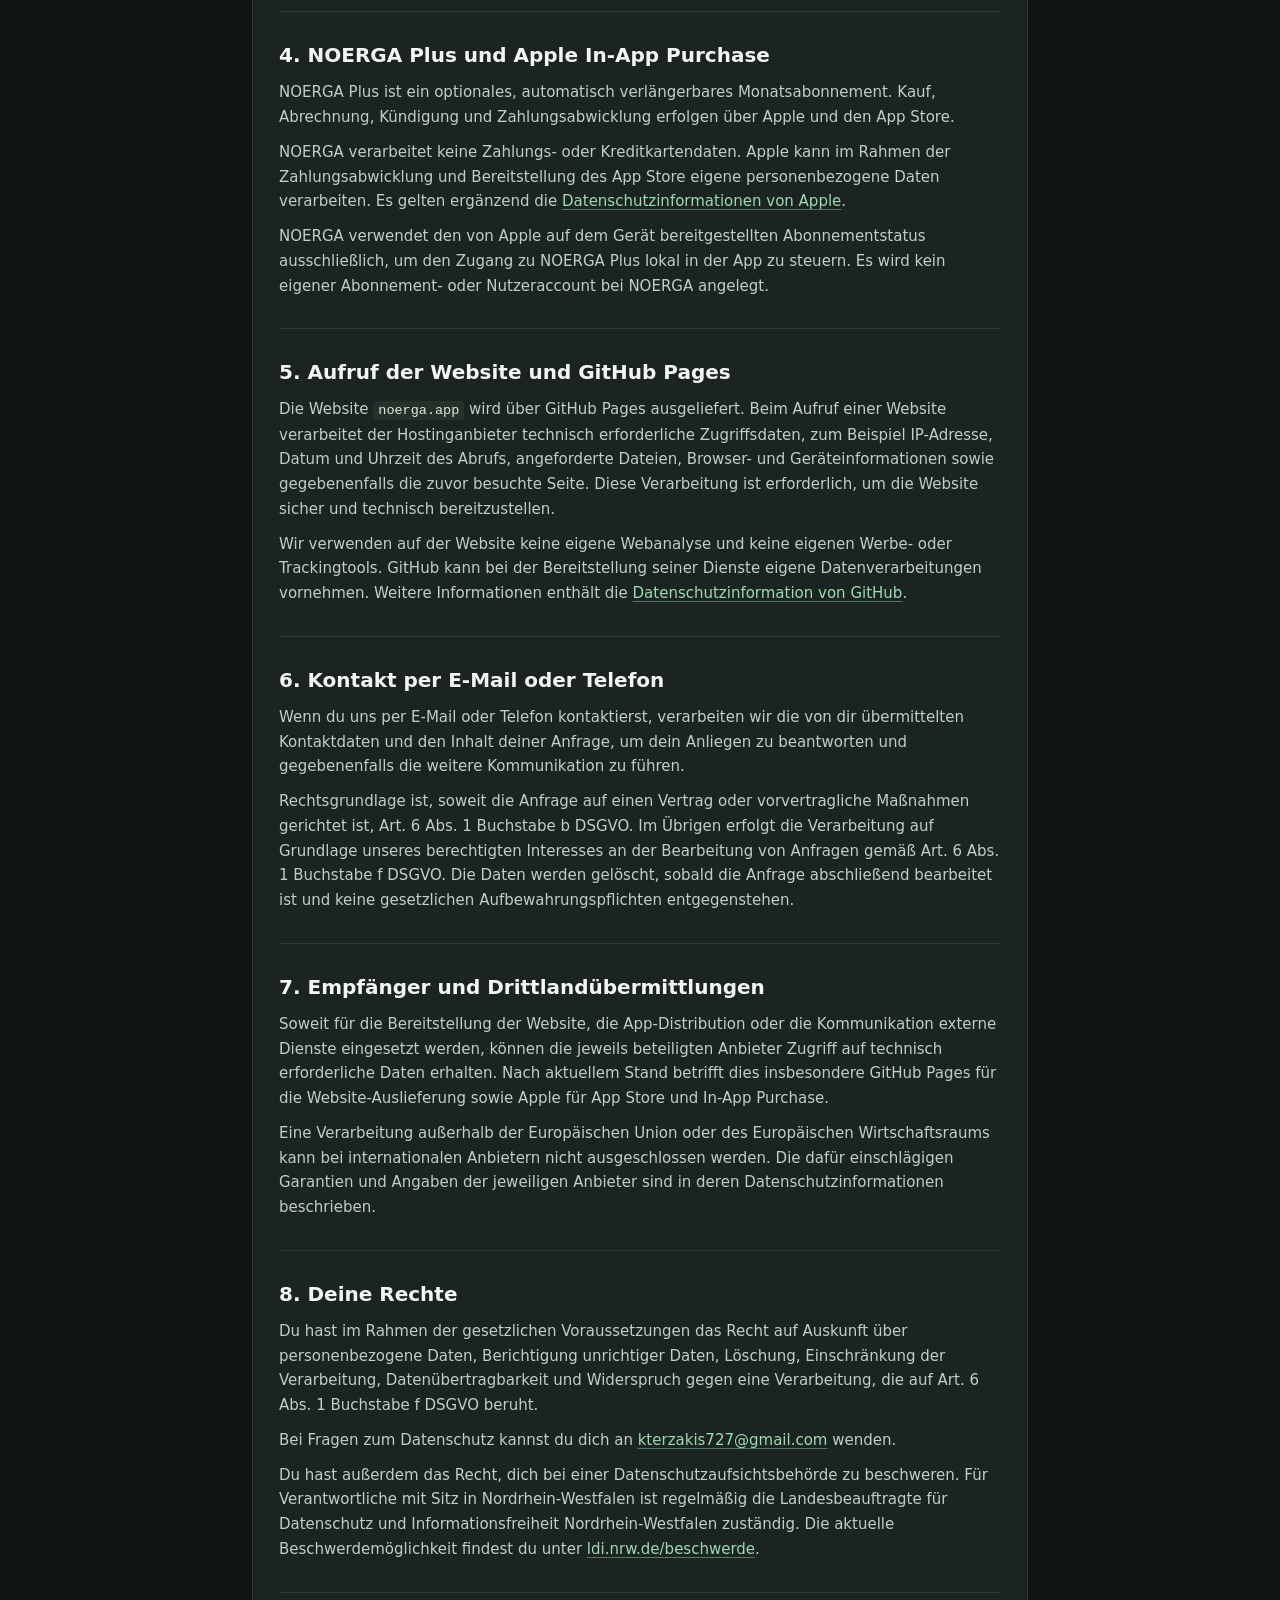
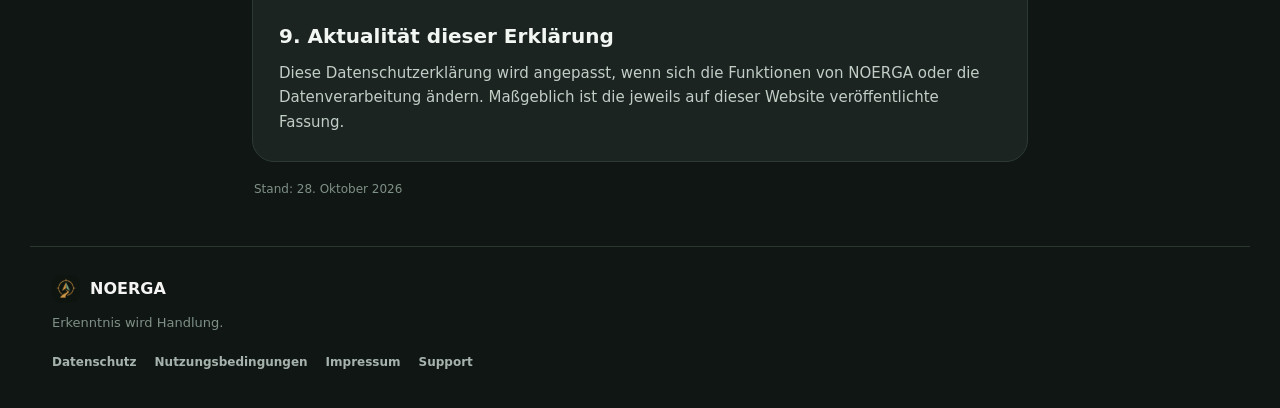
<file: NOERGA-Website/datenschutz/index.html>
<!doctype html>
<html lang="de">
<head>
  <meta charset="utf-8" />
  <meta name="viewport" content="width=device-width, initial-scale=1" />
  <meta name="theme-color" content="#101614" />
  <meta name="description" content="Informationen zur Verarbeitung personenbezogener Daten bei NOERGA und auf noerga.app." />
  <meta name="robots" content="index, follow" />
  <meta property="og:title" content="NOERGA – Datenschutzerklärung" />
  <meta property="og:description" content="Informationen zur Verarbeitung personenbezogener Daten bei NOERGA und auf noerga.app." />
  <meta property="og:image" content="https://noerga.app/assets/landing-journal.jpg" />
  <meta property="og:type" content="website" />
  <link rel="canonical" href="https://noerga.app/datenschutz/" />
  <link rel="icon" href="/assets/icon.png" />
  <link rel="stylesheet" href="/style.css" />
  <title>NOERGA – Datenschutzerklärung</title>
</head>
<body>
<header class="topbar shell">
  <a class="brand" href="/" aria-label="NOERGA Startseite"><img src="/assets/icon.png" alt="NOERGA Symbol" /><span>NOERGA</span></a>
  <nav aria-label="Hauptnavigation"><a href="/support/">Support</a><a class="button small" href="/support/">Beta anfragen</a></nav>
</header>
<main class="legal-page shell">
  <a class="back" href="/">← Zur Startseite</a>
  <div class="legal-icon" aria-hidden="true">⌁</div>
  <p class="section-label">DATENSCHUTZ</p>
  <h1>Datenschutzerklärung</h1>
  <p class="legal-intro">Informationen zur Verarbeitung personenbezogener Daten bei NOERGA und auf noerga.app.</p>
  <article class="legal-content">
      <section><h2>1. Verantwortlicher</h2><p>Verantwortlich für die Verarbeitung personenbezogener Daten im Zusammenhang mit NOERGA und dieser Website ist:</p><address>Konstantinos Terzakis<br />Teutonenstraße 80b<br />58509 Lüdenscheid<br />Deutschland<br /><br />E-Mail: <a href="mailto:kterzakis727@gmail.com">kterzakis727@gmail.com</a><br />Telefon: <a href="tel:+4923516561003">02351 6561003</a></address><p>Ein Datenschutzbeauftragter ist derzeit nicht bestellt.</p></section>
      <section><h2>2. Überblick</h2><p>NOERGA ist eine App zur persönlichen Selbstführung und Reflexion. Journal-, Fokus- und Entscheidungsinhalte werden ausschließlich lokal auf dem jeweiligen Gerät gespeichert. NOERGA erhält keinen Zugriff auf diese Inhalte und übermittelt sie nicht an eigene Server oder Dritte.</p><p>Die Website <code>noerga.app</code> dient der Produktinformation sowie dem Zugang zu Support- und Rechtshinweisen. Sie enthält kein Kontaktformular, keinen Newsletter und keine eigene Webanalyse.</p></section>
      <section><h2>3. Verarbeitung innerhalb der NOERGA-App</h2><h3>Lokale Inhalte</h3><p>Wenn du in NOERGA Ziele, Dankbarkeiten, Fokus, Reflexionen, Entscheidungs-Wetten oder ähnliche Inhalte einträgst, werden diese Angaben ausschließlich lokal auf deinem Gerät gespeichert. Es gibt kein NOERGA-Nutzerkonto und keine Cloud-Synchronisierung.</p><h3>Lokaler Export und Zurücksetzen</h3><p>Du kannst in der App einen lokalen JSON-Export erstellen. Die weitere Verwendung oder Weitergabe dieser Datei steuerst du selbst über die Funktionen deines Geräts. Du kannst deine lokalen NOERGA-Daten außerdem bewusst zurücksetzen. Dieser Vorgang betrifft nur Daten auf deinem Gerät.</p><h3>Keine Analyse, Werbung oder Tracking-SDKs</h3><p>NOERGA verwendet keine Analyse- oder Werbedienste, kein Crash-Reporting, kein Login-System, keine Cloud-Synchronisierung und keine Newsletter-Funktion. Es findet kein geräteübergreifendes Tracking durch NOERGA statt.</p></section>
      <section><h2>4. NOERGA Plus und Apple In-App Purchase</h2><p>NOERGA Plus ist ein optionales, automatisch verlängerbares Monatsabonnement. Kauf, Abrechnung, Kündigung und Zahlungsabwicklung erfolgen über Apple und den App Store.</p><p>NOERGA verarbeitet keine Zahlungs- oder Kreditkartendaten. Apple kann im Rahmen der Zahlungsabwicklung und Bereitstellung des App Store eigene personenbezogene Daten verarbeiten. Es gelten ergänzend die <a href="https://www.apple.com/legal/privacy/" rel="external">Datenschutzinformationen von Apple</a>.</p><p>NOERGA verwendet den von Apple auf dem Gerät bereitgestellten Abonnementstatus ausschließlich, um den Zugang zu NOERGA Plus lokal in der App zu steuern. Es wird kein eigener Abonnement- oder Nutzeraccount bei NOERGA angelegt.</p></section>
      <section><h2>5. Aufruf der Website und GitHub Pages</h2><p>Die Website <code>noerga.app</code> wird über GitHub Pages ausgeliefert. Beim Aufruf einer Website verarbeitet der Hostinganbieter technisch erforderliche Zugriffsdaten, zum Beispiel IP-Adresse, Datum und Uhrzeit des Abrufs, angeforderte Dateien, Browser- und Geräteinformationen sowie gegebenenfalls die zuvor besuchte Seite. Diese Verarbeitung ist erforderlich, um die Website sicher und technisch bereitzustellen.</p><p>Wir verwenden auf der Website keine eigene Webanalyse und keine eigenen Werbe- oder Trackingtools. GitHub kann bei der Bereitstellung seiner Dienste eigene Datenverarbeitungen vornehmen. Weitere Informationen enthält die <a href="https://docs.github.com/en/site-policy/privacy-policies/github-general-privacy-statement" rel="external">Datenschutzinformation von GitHub</a>.</p></section>
      <section><h2>6. Kontakt per E-Mail oder Telefon</h2><p>Wenn du uns per E-Mail oder Telefon kontaktierst, verarbeiten wir die von dir übermittelten Kontaktdaten und den Inhalt deiner Anfrage, um dein Anliegen zu beantworten und gegebenenfalls die weitere Kommunikation zu führen.</p><p>Rechtsgrundlage ist, soweit die Anfrage auf einen Vertrag oder vorvertragliche Maßnahmen gerichtet ist, Art. 6 Abs. 1 Buchstabe b DSGVO. Im Übrigen erfolgt die Verarbeitung auf Grundlage unseres berechtigten Interesses an der Bearbeitung von Anfragen gemäß Art. 6 Abs. 1 Buchstabe f DSGVO. Die Daten werden gelöscht, sobald die Anfrage abschließend bearbeitet ist und keine gesetzlichen Aufbewahrungspflichten entgegenstehen.</p></section>
      <section><h2>7. Empfänger und Drittlandübermittlungen</h2><p>Soweit für die Bereitstellung der Website, die App-Distribution oder die Kommunikation externe Dienste eingesetzt werden, können die jeweils beteiligten Anbieter Zugriff auf technisch erforderliche Daten erhalten. Nach aktuellem Stand betrifft dies insbesondere GitHub Pages für die Website-Auslieferung sowie Apple für App Store und In-App Purchase.</p><p>Eine Verarbeitung außerhalb der Europäischen Union oder des Europäischen Wirtschaftsraums kann bei internationalen Anbietern nicht ausgeschlossen werden. Die dafür einschlägigen Garantien und Angaben der jeweiligen Anbieter sind in deren Datenschutzinformationen beschrieben.</p></section>
      <section><h2>8. Deine Rechte</h2><p>Du hast im Rahmen der gesetzlichen Voraussetzungen das Recht auf Auskunft über personenbezogene Daten, Berichtigung unrichtiger Daten, Löschung, Einschränkung der Verarbeitung, Datenübertragbarkeit und Widerspruch gegen eine Verarbeitung, die auf Art. 6 Abs. 1 Buchstabe f DSGVO beruht.</p><p>Bei Fragen zum Datenschutz kannst du dich an <a href="mailto:kterzakis727@gmail.com">kterzakis727@gmail.com</a> wenden.</p><p>Du hast außerdem das Recht, dich bei einer Datenschutzaufsichtsbehörde zu beschweren. Für Verantwortliche mit Sitz in Nordrhein-Westfalen ist regelmäßig die Landesbeauftragte für Datenschutz und Informationsfreiheit Nordrhein-Westfalen zuständig. Die aktuelle Beschwerdemöglichkeit findest du unter <a href="https://www.ldi.nrw.de/beschwerde" rel="external">ldi.nrw.de/beschwerde</a>.</p></section>
      <section><h2>9. Aktualität dieser Erklärung</h2><p>Diese Datenschutzerklärung wird angepasst, wenn sich die Funktionen von NOERGA oder die Datenverarbeitung ändern. Maßgeblich ist die jeweils auf dieser Website veröffentlichte Fassung.</p></section></article>
  <p class="legal-updated">Stand: 28. Oktober 2026</p>
</main>
<footer class="footer shell">
  <div class="footer-brand"><img src="/assets/icon.png" alt="" /><strong>NOERGA</strong></div>
  <p>Erkenntnis wird Handlung.</p>
  <nav aria-label="Rechtliches"><a href="/datenschutz/">Datenschutz</a><a href="/nutzungsbedingungen/">Nutzungsbedingungen</a><a href="/impressum/">Impressum</a><a href="/support/">Support</a></nav>
</footer>
</body></html>
</file>
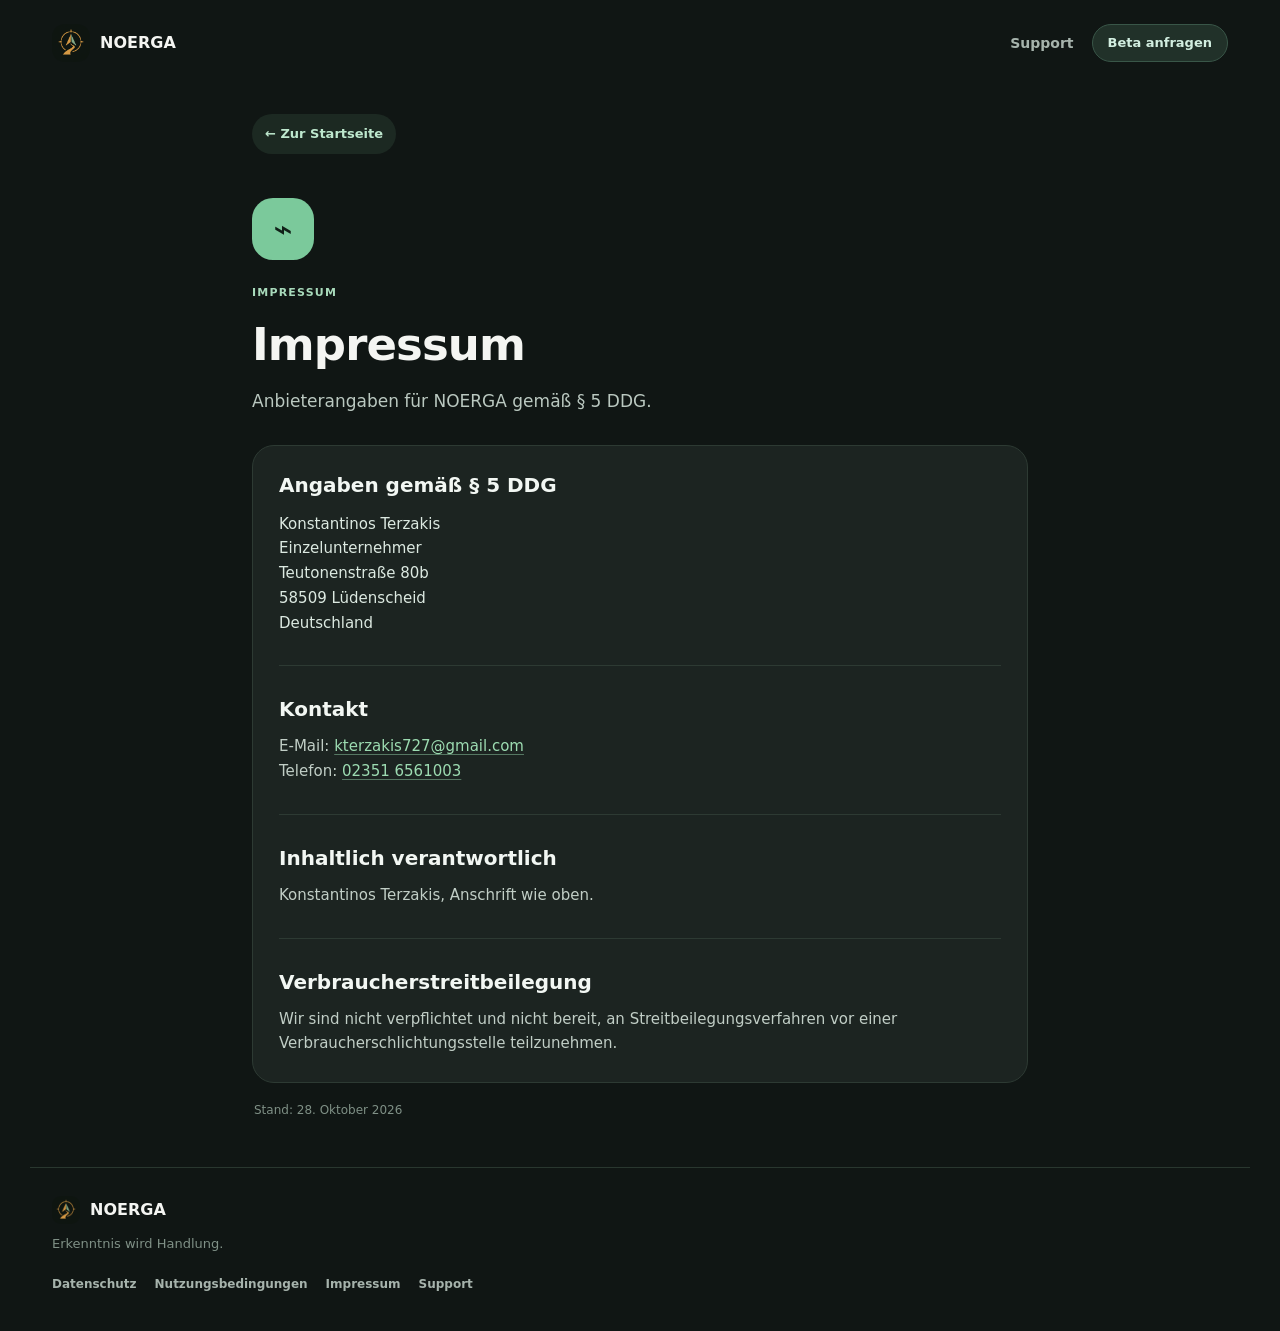
<file: NOERGA-Website/impressum/index.html>
<!doctype html>
<html lang="de">
<head>
  <meta charset="utf-8" />
  <meta name="viewport" content="width=device-width, initial-scale=1" />
  <meta name="theme-color" content="#101614" />
  <meta name="description" content="Anbieterangaben für NOERGA gemäß § 5 DDG." />
  <meta name="robots" content="index, follow" />
  <meta property="og:title" content="NOERGA – Impressum" />
  <meta property="og:description" content="Anbieterangaben für NOERGA gemäß § 5 DDG." />
  <meta property="og:image" content="https://noerga.app/assets/landing-journal.jpg" />
  <meta property="og:type" content="website" />
  <link rel="canonical" href="https://noerga.app/impressum/" />
  <link rel="icon" href="/assets/icon.png" />
  <link rel="stylesheet" href="/style.css" />
  <title>NOERGA – Impressum</title>
</head>
<body>
<header class="topbar shell">
  <a class="brand" href="/" aria-label="NOERGA Startseite"><img src="/assets/icon.png" alt="NOERGA Symbol" /><span>NOERGA</span></a>
  <nav aria-label="Hauptnavigation"><a href="/support/">Support</a><a class="button small" href="/support/">Beta anfragen</a></nav>
</header>
<main class="legal-page shell">
  <a class="back" href="/">← Zur Startseite</a>
  <div class="legal-icon" aria-hidden="true">⌁</div>
  <p class="section-label">IMPRESSUM</p>
  <h1>Impressum</h1>
  <p class="legal-intro">Anbieterangaben für NOERGA gemäß § 5 DDG.</p>
  <article class="legal-content">
      <section><h2>Angaben gemäß § 5 DDG</h2><address>Konstantinos Terzakis<br />Einzelunternehmer<br />Teutonenstraße 80b<br />58509 Lüdenscheid<br />Deutschland</address></section>
      <section><h2>Kontakt</h2><p>E-Mail: <a href="mailto:kterzakis727@gmail.com">kterzakis727@gmail.com</a><br />Telefon: <a href="tel:+4923516561003">02351 6561003</a></p></section>
      <section><h2>Inhaltlich verantwortlich</h2><p>Konstantinos Terzakis, Anschrift wie oben.</p></section>
      <section><h2>Verbraucherstreitbeilegung</h2><p>Wir sind nicht verpflichtet und nicht bereit, an Streitbeilegungsverfahren vor einer Verbraucherschlichtungsstelle teilzunehmen.</p></section></article>
  <p class="legal-updated">Stand: 28. Oktober 2026</p>
</main>
<footer class="footer shell">
  <div class="footer-brand"><img src="/assets/icon.png" alt="" /><strong>NOERGA</strong></div>
  <p>Erkenntnis wird Handlung.</p>
  <nav aria-label="Rechtliches"><a href="/datenschutz/">Datenschutz</a><a href="/nutzungsbedingungen/">Nutzungsbedingungen</a><a href="/impressum/">Impressum</a><a href="/support/">Support</a></nav>
</footer>
</body></html>
</file>
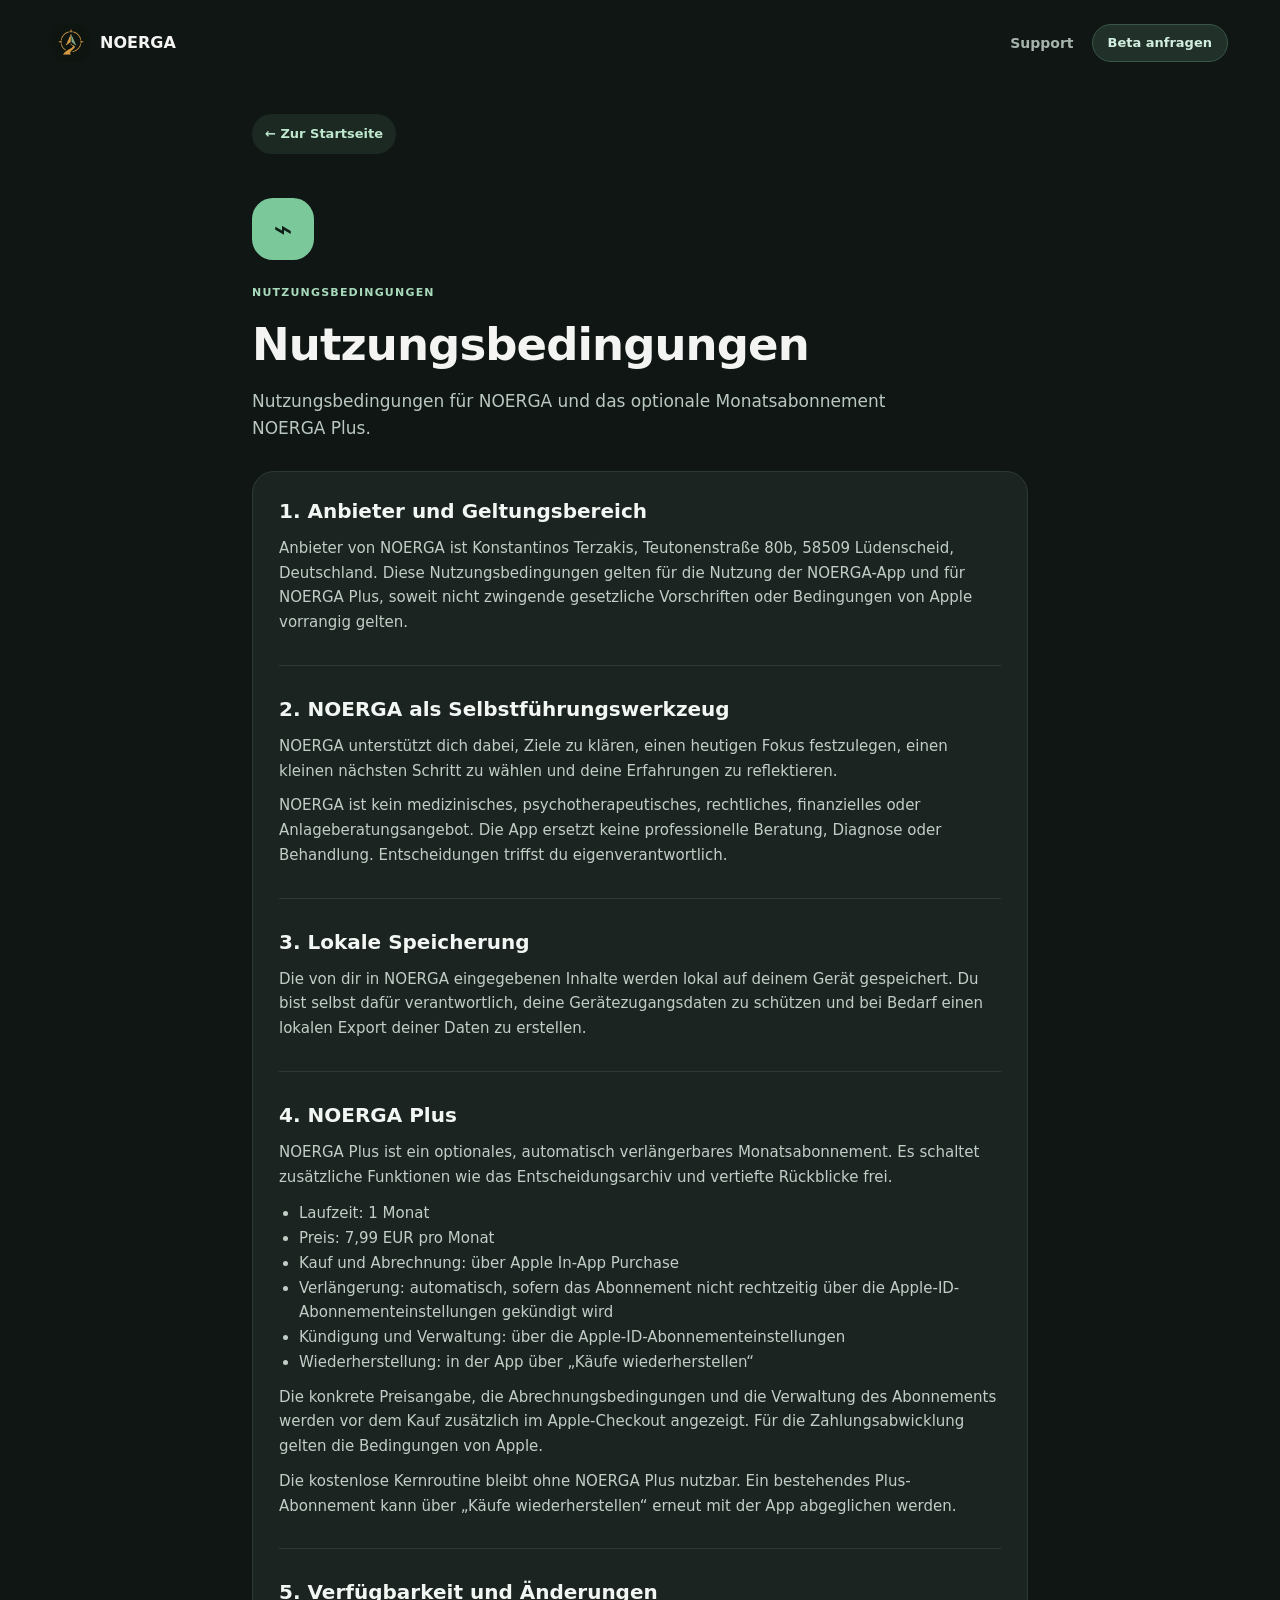
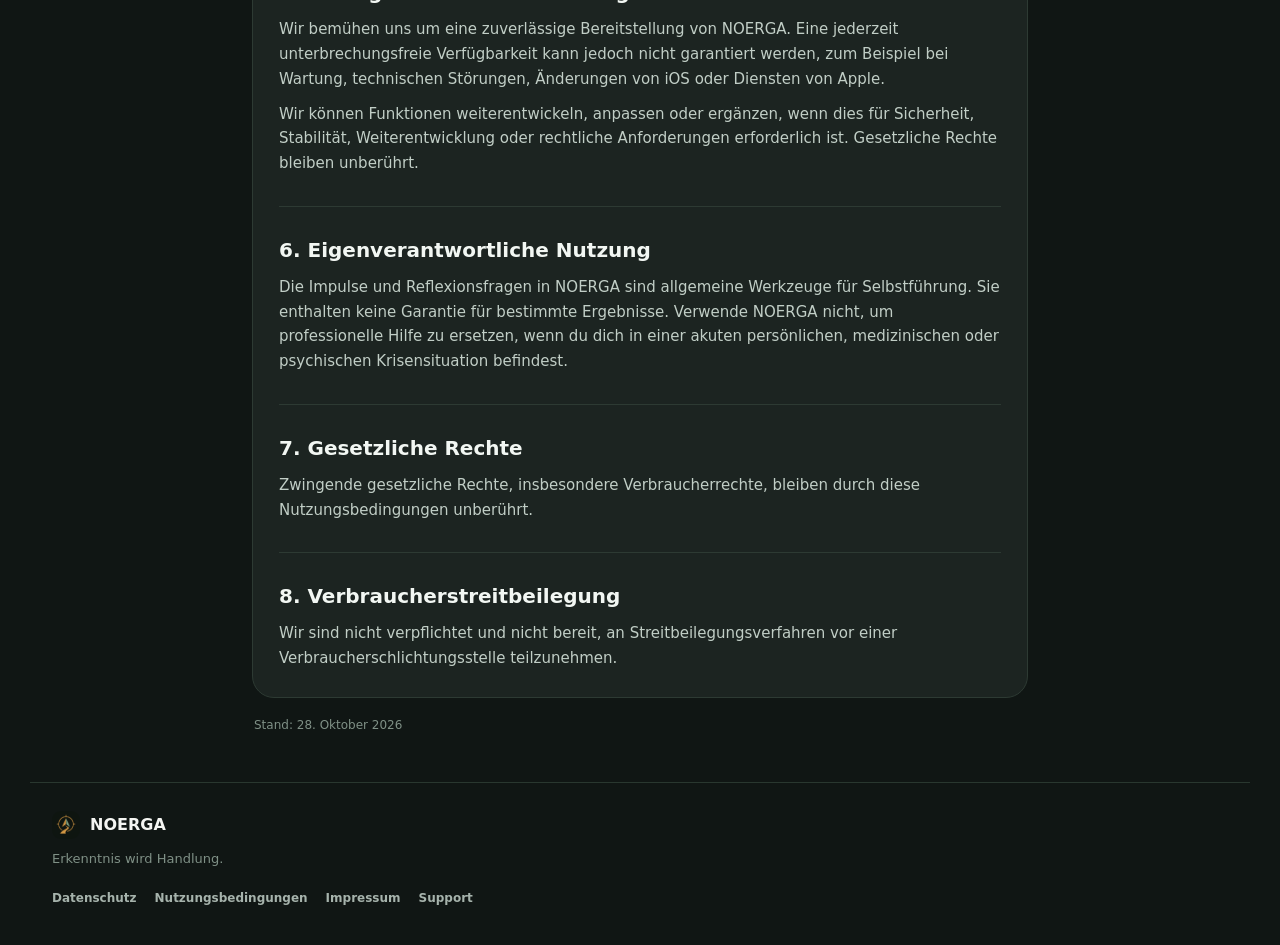
<file: NOERGA-Website/nutzungsbedingungen/index.html>
<!doctype html>
<html lang="de">
<head>
  <meta charset="utf-8" />
  <meta name="viewport" content="width=device-width, initial-scale=1" />
  <meta name="theme-color" content="#101614" />
  <meta name="description" content="Nutzungsbedingungen für NOERGA und das optionale Monatsabonnement NOERGA Plus." />
  <meta name="robots" content="index, follow" />
  <meta property="og:title" content="NOERGA – Nutzungsbedingungen" />
  <meta property="og:description" content="Nutzungsbedingungen für NOERGA und das optionale Monatsabonnement NOERGA Plus." />
  <meta property="og:image" content="https://noerga.app/assets/landing-journal.jpg" />
  <meta property="og:type" content="website" />
  <link rel="canonical" href="https://noerga.app/nutzungsbedingungen/" />
  <link rel="icon" href="/assets/icon.png" />
  <link rel="stylesheet" href="/style.css" />
  <title>NOERGA – Nutzungsbedingungen</title>
</head>
<body>
<header class="topbar shell">
  <a class="brand" href="/" aria-label="NOERGA Startseite"><img src="/assets/icon.png" alt="NOERGA Symbol" /><span>NOERGA</span></a>
  <nav aria-label="Hauptnavigation"><a href="/support/">Support</a><a class="button small" href="/support/">Beta anfragen</a></nav>
</header>
<main class="legal-page shell">
  <a class="back" href="/">← Zur Startseite</a>
  <div class="legal-icon" aria-hidden="true">⌁</div>
  <p class="section-label">NUTZUNGSBEDINGUNGEN</p>
  <h1>Nutzungsbedingungen</h1>
  <p class="legal-intro">Nutzungsbedingungen für NOERGA und das optionale Monatsabonnement NOERGA Plus.</p>
  <article class="legal-content">
      <section><h2>1. Anbieter und Geltungsbereich</h2><p>Anbieter von NOERGA ist Konstantinos Terzakis, Teutonenstraße 80b, 58509 Lüdenscheid, Deutschland. Diese Nutzungsbedingungen gelten für die Nutzung der NOERGA-App und für NOERGA Plus, soweit nicht zwingende gesetzliche Vorschriften oder Bedingungen von Apple vorrangig gelten.</p></section>
      <section><h2>2. NOERGA als Selbstführungswerkzeug</h2><p>NOERGA unterstützt dich dabei, Ziele zu klären, einen heutigen Fokus festzulegen, einen kleinen nächsten Schritt zu wählen und deine Erfahrungen zu reflektieren.</p><p>NOERGA ist kein medizinisches, psychotherapeutisches, rechtliches, finanzielles oder Anlageberatungsangebot. Die App ersetzt keine professionelle Beratung, Diagnose oder Behandlung. Entscheidungen triffst du eigenverantwortlich.</p></section>
      <section><h2>3. Lokale Speicherung</h2><p>Die von dir in NOERGA eingegebenen Inhalte werden lokal auf deinem Gerät gespeichert. Du bist selbst dafür verantwortlich, deine Gerätezugangsdaten zu schützen und bei Bedarf einen lokalen Export deiner Daten zu erstellen.</p></section>
      <section><h2>4. NOERGA Plus</h2><p>NOERGA Plus ist ein optionales, automatisch verlängerbares Monatsabonnement. Es schaltet zusätzliche Funktionen wie das Entscheidungsarchiv und vertiefte Rückblicke frei.</p><ul><li>Laufzeit: 1 Monat</li><li>Preis: 7,99 EUR pro Monat</li><li>Kauf und Abrechnung: über Apple In-App Purchase</li><li>Verlängerung: automatisch, sofern das Abonnement nicht rechtzeitig über die Apple-ID-Abonnementeinstellungen gekündigt wird</li><li>Kündigung und Verwaltung: über die Apple-ID-Abonnementeinstellungen</li><li>Wiederherstellung: in der App über „Käufe wiederherstellen“</li></ul><p>Die konkrete Preisangabe, die Abrechnungsbedingungen und die Verwaltung des Abonnements werden vor dem Kauf zusätzlich im Apple-Checkout angezeigt. Für die Zahlungsabwicklung gelten die Bedingungen von Apple.</p><p>Die kostenlose Kernroutine bleibt ohne NOERGA Plus nutzbar. Ein bestehendes Plus-Abonnement kann über „Käufe wiederherstellen“ erneut mit der App abgeglichen werden.</p></section>
      <section><h2>5. Verfügbarkeit und Änderungen</h2><p>Wir bemühen uns um eine zuverlässige Bereitstellung von NOERGA. Eine jederzeit unterbrechungsfreie Verfügbarkeit kann jedoch nicht garantiert werden, zum Beispiel bei Wartung, technischen Störungen, Änderungen von iOS oder Diensten von Apple.</p><p>Wir können Funktionen weiterentwickeln, anpassen oder ergänzen, wenn dies für Sicherheit, Stabilität, Weiterentwicklung oder rechtliche Anforderungen erforderlich ist. Gesetzliche Rechte bleiben unberührt.</p></section>
      <section><h2>6. Eigenverantwortliche Nutzung</h2><p>Die Impulse und Reflexionsfragen in NOERGA sind allgemeine Werkzeuge für Selbstführung. Sie enthalten keine Garantie für bestimmte Ergebnisse. Verwende NOERGA nicht, um professionelle Hilfe zu ersetzen, wenn du dich in einer akuten persönlichen, medizinischen oder psychischen Krisensituation befindest.</p></section>
      <section><h2>7. Gesetzliche Rechte</h2><p>Zwingende gesetzliche Rechte, insbesondere Verbraucherrechte, bleiben durch diese Nutzungsbedingungen unberührt.</p></section>
      <section><h2>8. Verbraucherstreitbeilegung</h2><p>Wir sind nicht verpflichtet und nicht bereit, an Streitbeilegungsverfahren vor einer Verbraucherschlichtungsstelle teilzunehmen.</p></section></article>
  <p class="legal-updated">Stand: 28. Oktober 2026</p>
</main>
<footer class="footer shell">
  <div class="footer-brand"><img src="/assets/icon.png" alt="" /><strong>NOERGA</strong></div>
  <p>Erkenntnis wird Handlung.</p>
  <nav aria-label="Rechtliches"><a href="/datenschutz/">Datenschutz</a><a href="/nutzungsbedingungen/">Nutzungsbedingungen</a><a href="/impressum/">Impressum</a><a href="/support/">Support</a></nav>
</footer>
</body></html>
</file>
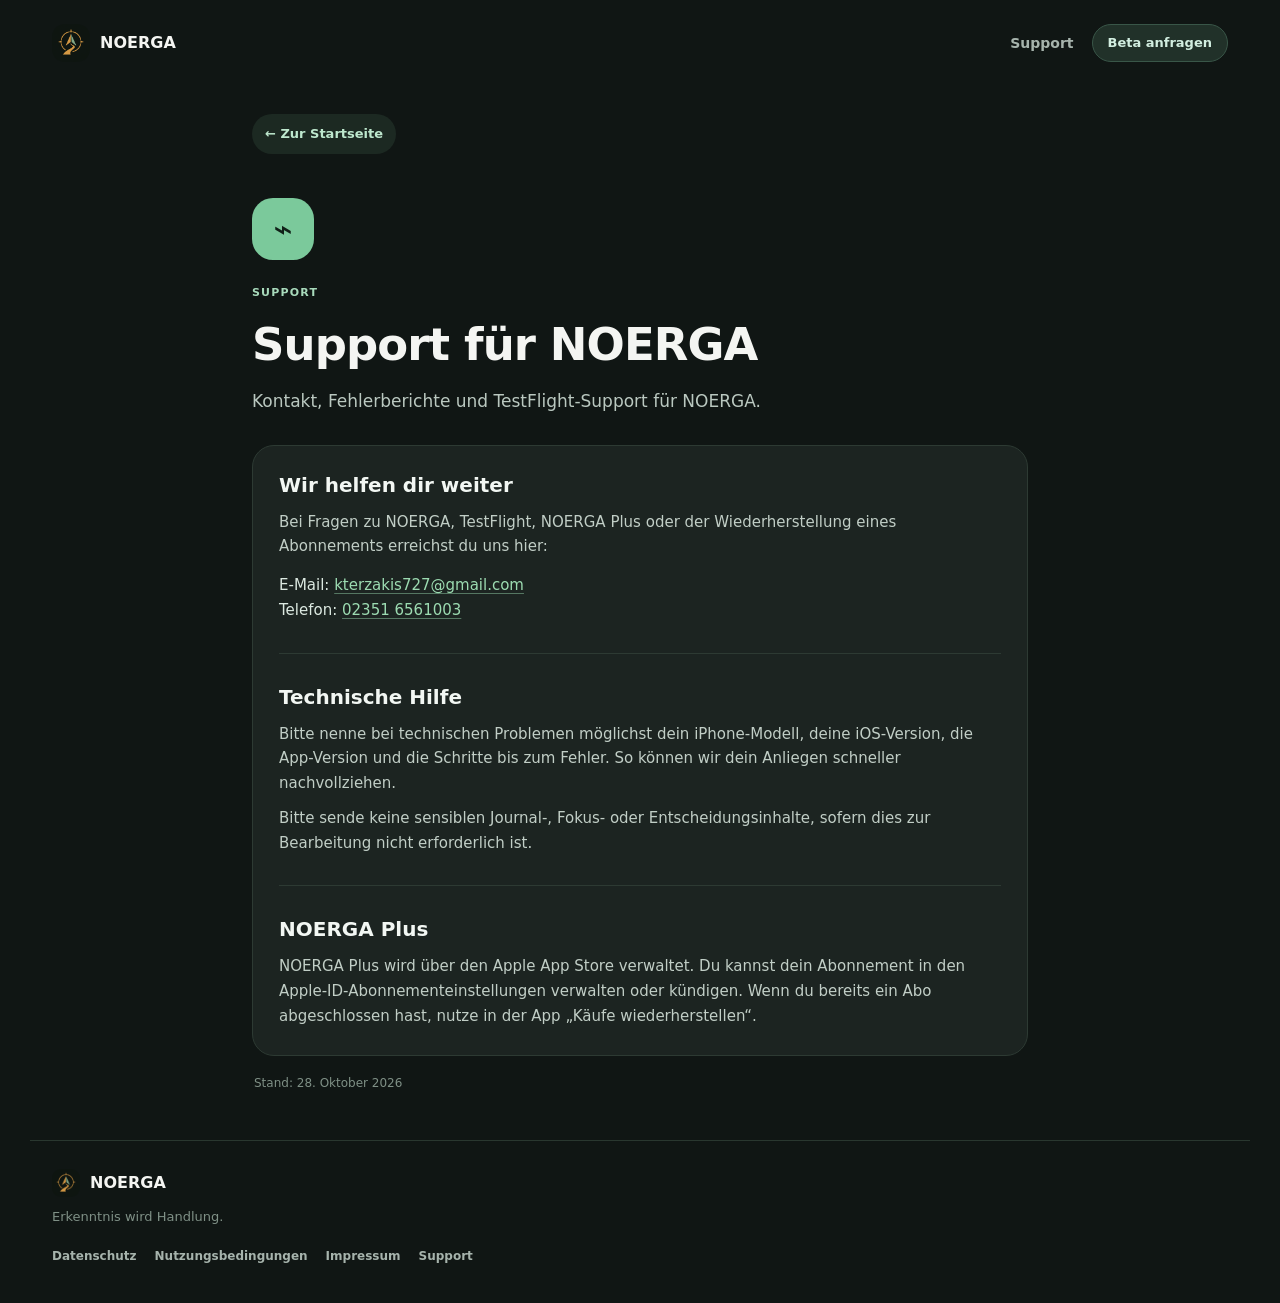
<file: NOERGA-Website/support/index.html>
<!doctype html>
<html lang="de">
<head>
  <meta charset="utf-8" />
  <meta name="viewport" content="width=device-width, initial-scale=1" />
  <meta name="theme-color" content="#101614" />
  <meta name="description" content="Kontakt, Fehlerberichte und TestFlight-Support für NOERGA." />
  <meta name="robots" content="index, follow" />
  <meta property="og:title" content="NOERGA – Support für NOERGA" />
  <meta property="og:description" content="Kontakt, Fehlerberichte und TestFlight-Support für NOERGA." />
  <meta property="og:image" content="https://noerga.app/assets/landing-journal.jpg" />
  <meta property="og:type" content="website" />
  <link rel="canonical" href="https://noerga.app/support/" />
  <link rel="icon" href="/assets/icon.png" />
  <link rel="stylesheet" href="/style.css" />
  <title>NOERGA – Support für NOERGA</title>
</head>
<body>
<header class="topbar shell">
  <a class="brand" href="/" aria-label="NOERGA Startseite"><img src="/assets/icon.png" alt="NOERGA Symbol" /><span>NOERGA</span></a>
  <nav aria-label="Hauptnavigation"><a href="/support/">Support</a><a class="button small" href="/support/">Beta anfragen</a></nav>
</header>
<main class="legal-page shell">
  <a class="back" href="/">← Zur Startseite</a>
  <div class="legal-icon" aria-hidden="true">⌁</div>
  <p class="section-label">SUPPORT</p>
  <h1>Support für NOERGA</h1>
  <p class="legal-intro">Kontakt, Fehlerberichte und TestFlight-Support für NOERGA.</p>
  <article class="legal-content">
      <section><h2>Wir helfen dir weiter</h2><p>Bei Fragen zu NOERGA, TestFlight, NOERGA Plus oder der Wiederherstellung eines Abonnements erreichst du uns hier:</p><address>E-Mail: <a href="mailto:kterzakis727@gmail.com">kterzakis727@gmail.com</a><br />Telefon: <a href="tel:+4923516561003">02351 6561003</a></address></section>
      <section><h2>Technische Hilfe</h2><p>Bitte nenne bei technischen Problemen möglichst dein iPhone-Modell, deine iOS-Version, die App-Version und die Schritte bis zum Fehler. So können wir dein Anliegen schneller nachvollziehen.</p><p>Bitte sende keine sensiblen Journal-, Fokus- oder Entscheidungsinhalte, sofern dies zur Bearbeitung nicht erforderlich ist.</p></section>
      <section><h2>NOERGA Plus</h2><p>NOERGA Plus wird über den Apple App Store verwaltet. Du kannst dein Abonnement in den Apple-ID-Abonnementeinstellungen verwalten oder kündigen. Wenn du bereits ein Abo abgeschlossen hast, nutze in der App „Käufe wiederherstellen“.</p></section></article>
  <p class="legal-updated">Stand: 28. Oktober 2026</p>
</main>
<footer class="footer shell">
  <div class="footer-brand"><img src="/assets/icon.png" alt="" /><strong>NOERGA</strong></div>
  <p>Erkenntnis wird Handlung.</p>
  <nav aria-label="Rechtliches"><a href="/datenschutz/">Datenschutz</a><a href="/nutzungsbedingungen/">Nutzungsbedingungen</a><a href="/impressum/">Impressum</a><a href="/support/">Support</a></nav>
</footer>
</body></html>
</file>
<file: style.css>
:root{--bg:#101614;--surface:#1b2520;--surface2:#213129;--text:#f4f5f2;--muted:#a6b3ac;--line:#29372f;--green:#7bc99b;--gold:#d7a44a}*{box-sizing:border-box}html{background:var(--bg);font-family:Inter,ui-sans-serif,system-ui,-apple-system,BlinkMacSystemFont,"Segoe UI",sans-serif}body{margin:0;background:var(--bg);color:var(--text);line-height:1.5}a{color:inherit;text-decoration:none}.shell{max-width:1220px;margin:0 auto;padding-left:22px;padding-right:22px}.topbar{height:86px;display:flex;align-items:center;justify-content:space-between}.brand,.footer-brand{display:flex;align-items:center;gap:10px;font-weight:800}.brand img{width:38px;height:38px;border-radius:13px}.topbar nav,.footer nav{display:flex;gap:18px;align-items:center;color:var(--muted);font-weight:700;font-size:14px}.button{display:inline-flex;gap:10px;align-items:center;justify-content:center;min-height:54px;padding:0 21px;border-radius:28px;background:var(--green);color:#102018;font-weight:900}.button.small{min-height:38px;padding:0 15px;border:1px solid #395648;background:#213129;color:#d2eee0;font-size:13px}.hero{display:grid;grid-template-columns:1fr 1fr;gap:56px;align-items:center;padding-top:64px;padding-bottom:62px}.eyebrow,.section-label{font-size:11px;letter-spacing:1.2px;font-weight:900;color:#a8dabb;margin:0 0 18px}.eyebrow span{display:inline-block;width:8px;height:8px;border-radius:50%;background:var(--gold);margin-right:8px}.hero h1{font-size:clamp(42px,5vw,64px);letter-spacing:-2px;line-height:1.04;margin:0}.lead{max-width:540px;margin:19px 0 0;color:#b8c6bf;font-size:17px;line-height:1.55}.hero-actions{margin-top:30px}.hero-actions p{color:#83938a;font-size:12px;margin:13px 0 0 4px}.hero-photo{height:510px;position:relative;overflow:hidden;border-radius:28px;background:var(--surface2)}.hero-photo>img{width:100%;height:100%;object-fit:cover;filter:brightness(.68)}.photo-caption{position:absolute;top:20px;right:20px;max-width:160px;padding:8px 10px;border-radius:11px;background:rgba(16,22,20,.75);font-size:11px;font-weight:700}.compass-card{position:absolute;left:24px;right:24px;bottom:24px;padding:20px;border:1px solid rgba(164,217,183,.3);border-radius:19px;background:rgba(16,22,20,.92)}.card-top{display:flex;justify-content:space-between;color:#90d5a8;font-weight:900;letter-spacing:1px}.card-top small{font-size:10px}.compass-card h2{font-size:20px;line-height:1.25;max-width:285px;margin:13px 0}.compass-card hr{border:0;border-top:1px solid #394b42;margin:15px 0}.compass-card p{margin:0;color:#dde8e1;font-size:13px;font-weight:700}.trust{display:grid;grid-template-columns:1fr 1px 1fr;gap:16px;padding-top:22px;padding-bottom:22px;border-top:1px solid var(--line);border-bottom:1px solid var(--line);color:#c2cec7;font-size:13px}.trust p{margin:0;display:flex;gap:10px;align-items:center}.trust i{background:var(--line)}.method{display:grid;grid-template-columns:390px 1fr;gap:55px;padding-top:76px;padding-bottom:76px}.method h2,.plus h2,.beta h2{margin:0;font-size:29px;line-height:1.24;letter-spacing:-.7px}.method-copy>p:not(.section-label),.plus p:not(.section-label),.beta p{color:#9eaea5;font-size:15px;line-height:1.55}.cards{display:grid;grid-template-columns:repeat(3,1fr);gap:12px}.cards article{position:relative;min-height:226px;padding:19px;border:1px solid #2d3a33;border-radius:21px;background:var(--surface)}.cards article.accent{background:#252416;border-color:#554a2b}.cards span{position:absolute;right:17px;top:16px;color:#4b5c52;font-size:12px;font-weight:900}.cards b{display:grid;place-items:center;width:43px;height:43px;margin-bottom:26px;border-radius:14px;background:#21362b;color:#8cd2a6;font-size:22px}.cards small{display:block;color:#96c8a8;font-size:10px;font-weight:900;letter-spacing:1.1px;margin-bottom:8px}.cards h3{margin:0;font-size:17px;line-height:1.3}.cards p{margin:8px 0 0;color:#9eaea5;font-size:13px;line-height:1.45}.plus{display:grid;grid-template-columns:1fr 1fr;gap:54px;padding:38px;margin-bottom:76px;border:1px solid #574a29;border-radius:26px;background:#272518}.gold{color:#e4c77f}.plus strong{display:block;margin-top:24px;color:#f1d992;font-size:22px}.plus strong em{color:#d1c4a1;font-size:14px;font-style:normal}.plus small{display:block;margin-top:5px;color:#beb18f;font-size:12px}.plus ul{align-self:center;margin:0;padding:0;list-style:none}.plus li{margin:14px 0;color:#ece5cd;font-size:14px;font-weight:700}.plus li::first-letter{color:var(--gold)}.beta{display:grid;grid-template-columns:50px 1fr auto;gap:18px;align-items:center;margin-bottom:57px;padding:31px 24px;border-radius:24px;background:var(--green);color:#102018}.beta-mark{display:grid;place-items:center;width:50px;height:50px;border-radius:17px;background:#d7f0df;font-size:26px}.beta p{margin:6px 0 0;color:#1c3d2b;font-size:14px}.beta a{padding:12px 18px;border-radius:24px;background:#173a2a;color:var(--text);font-size:14px;font-weight:900}.footer{padding-top:28px;padding-bottom:38px;border-top:1px solid var(--line)}.footer-brand img{width:28px;height:28px;border-radius:9px}.footer p{margin:10px 0 0;color:#7f9086;font-size:13px}.footer nav{margin-top:21px;font-size:12px;flex-wrap:wrap}.legal-page{max-width:820px;padding-top:28px;padding-bottom:48px}.back{display:inline-block;margin-bottom:44px;padding:10px 13px;border-radius:21px;background:#1c2922;color:#bee8ce;font-size:13px;font-weight:800}.legal-icon{display:grid;place-items:center;width:62px;height:62px;margin-bottom:25px;border-radius:21px;background:var(--green);color:#112018;font-size:32px}.legal-page h1{margin:0;font-size:clamp(34px,5vw,45px);line-height:1.16;letter-spacing:-.9px}.legal-intro{max-width:680px;margin:17px 0 0;color:#bac8c0;font-size:17px;line-height:1.55}.legal-content{margin-top:30px;padding:26px;border:1px solid #2d3a33;border-radius:22px;background:#1c2421}.legal-content section+section{margin-top:30px;padding-top:30px;border-top:1px solid #2d3a33}.legal-content h2{margin:0 0 12px;color:#f2f7f3;font-size:20px;line-height:1.3}.legal-content h3{margin:22px 0 7px;color:#d4e5da;font-size:15px;line-height:1.35}.legal-content p{margin:10px 0 0;color:#c1cec6;font-size:15px;line-height:1.65}.legal-content address{margin:14px 0 0;color:#dce9e1;font-size:15px;font-style:normal;line-height:1.65}.legal-content ul{margin:12px 0 0;padding-left:20px;color:#c1cec6;font-size:15px;line-height:1.65}.legal-content a{color:#9cdbb1;text-decoration:underline;text-decoration-color:rgba(156,219,177,.45);text-underline-offset:3px}.legal-content code{padding:2px 5px;border-radius:4px;background:#243229;color:#dce9e1;font-family:ui-monospace,SFMono-Regular,Menlo,monospace;font-size:.9em}.legal-updated{margin:18px 2px 0;color:#7f9086;font-size:12px}@media(max-width:800px){.hero,.method,.plus{grid-template-columns:1fr;gap:34px}.hero{padding-top:34px;padding-bottom:48px}.hero-photo{height:460px}.method{padding-top:58px;padding-bottom:58px}.cards{grid-template-columns:1fr}.trust{grid-template-columns:1fr}.trust i{height:1px}.beta{grid-template-columns:50px 1fr}.beta a{grid-column:1/-1;justify-self:start}.topbar nav>a:first-child{display:none}}@media(max-width:480px){.shell{padding-left:18px;padding-right:18px}.hero h1{font-size:42px}.plus{padding:25px}.topbar{height:76px}.footer nav{gap:13px}.legal-content{padding:19px}.legal-content section+section{margin-top:24px;padding-top:24px}}
</file>
